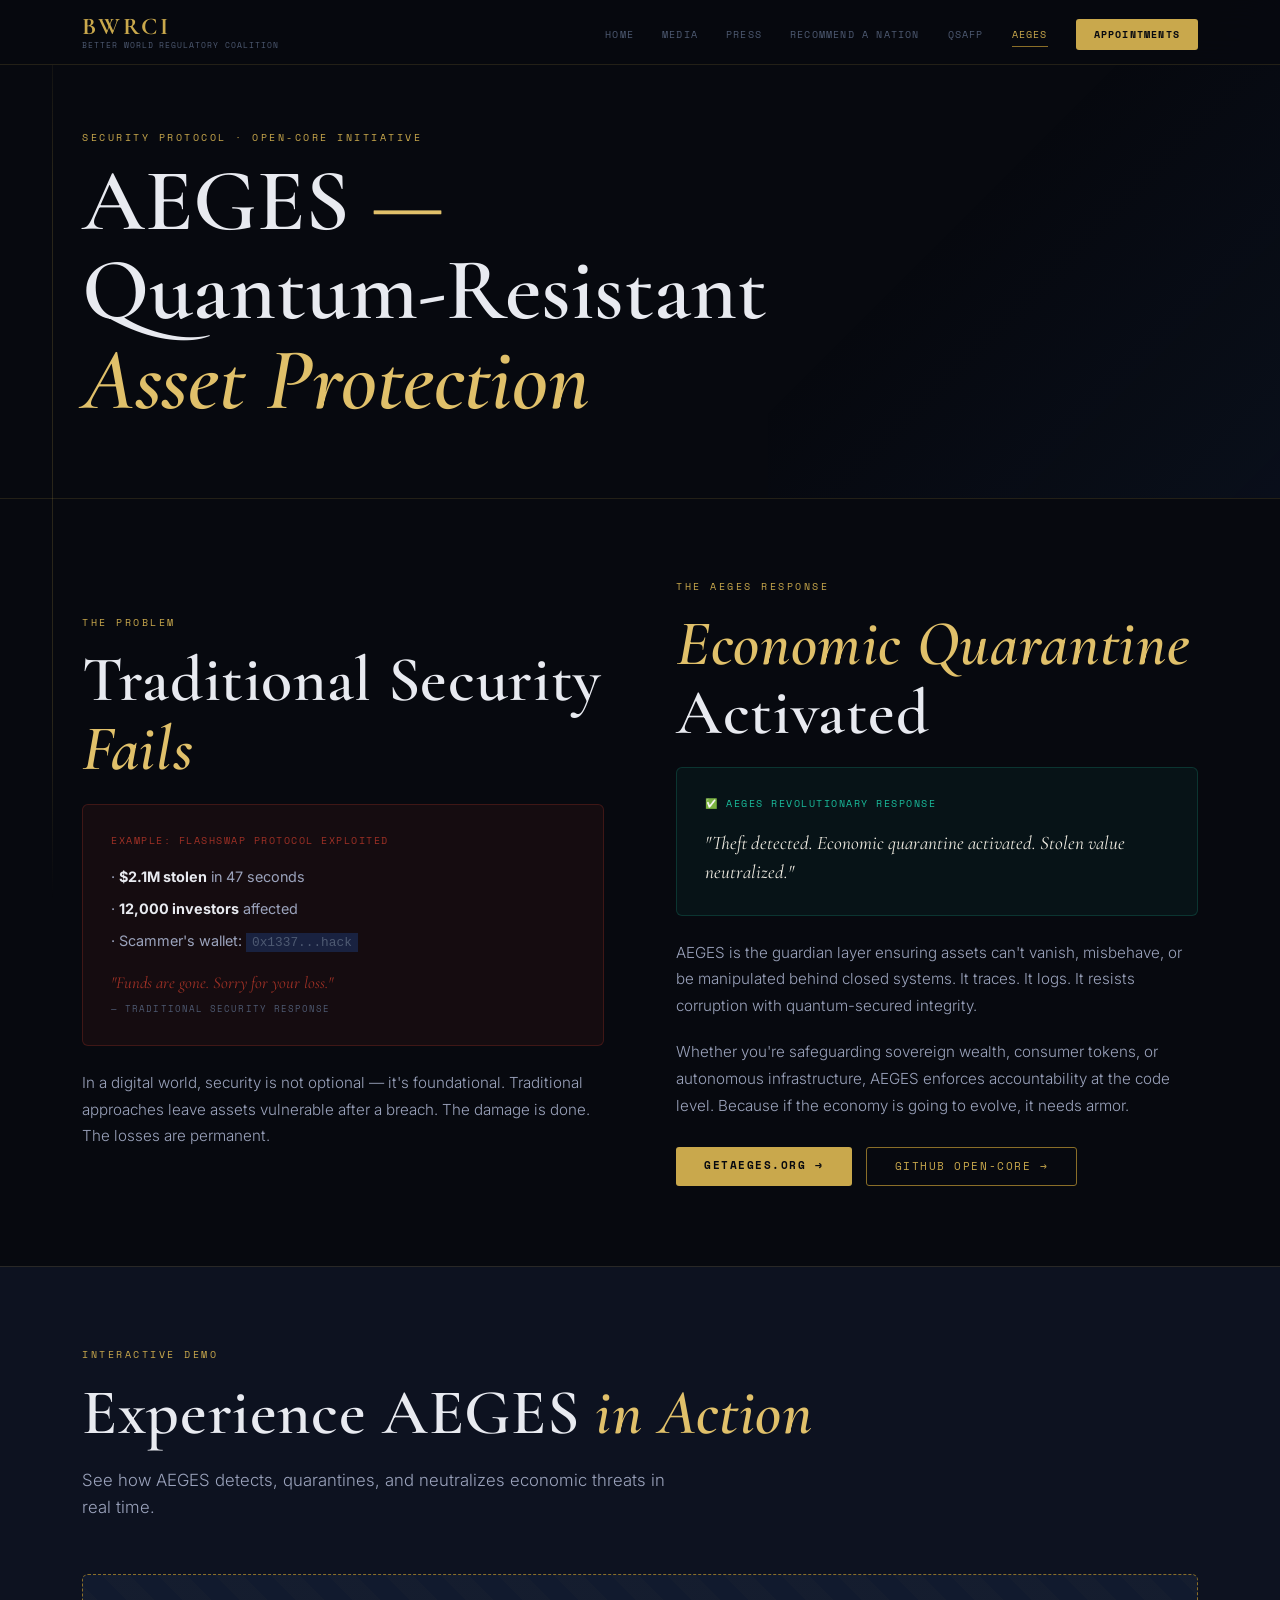
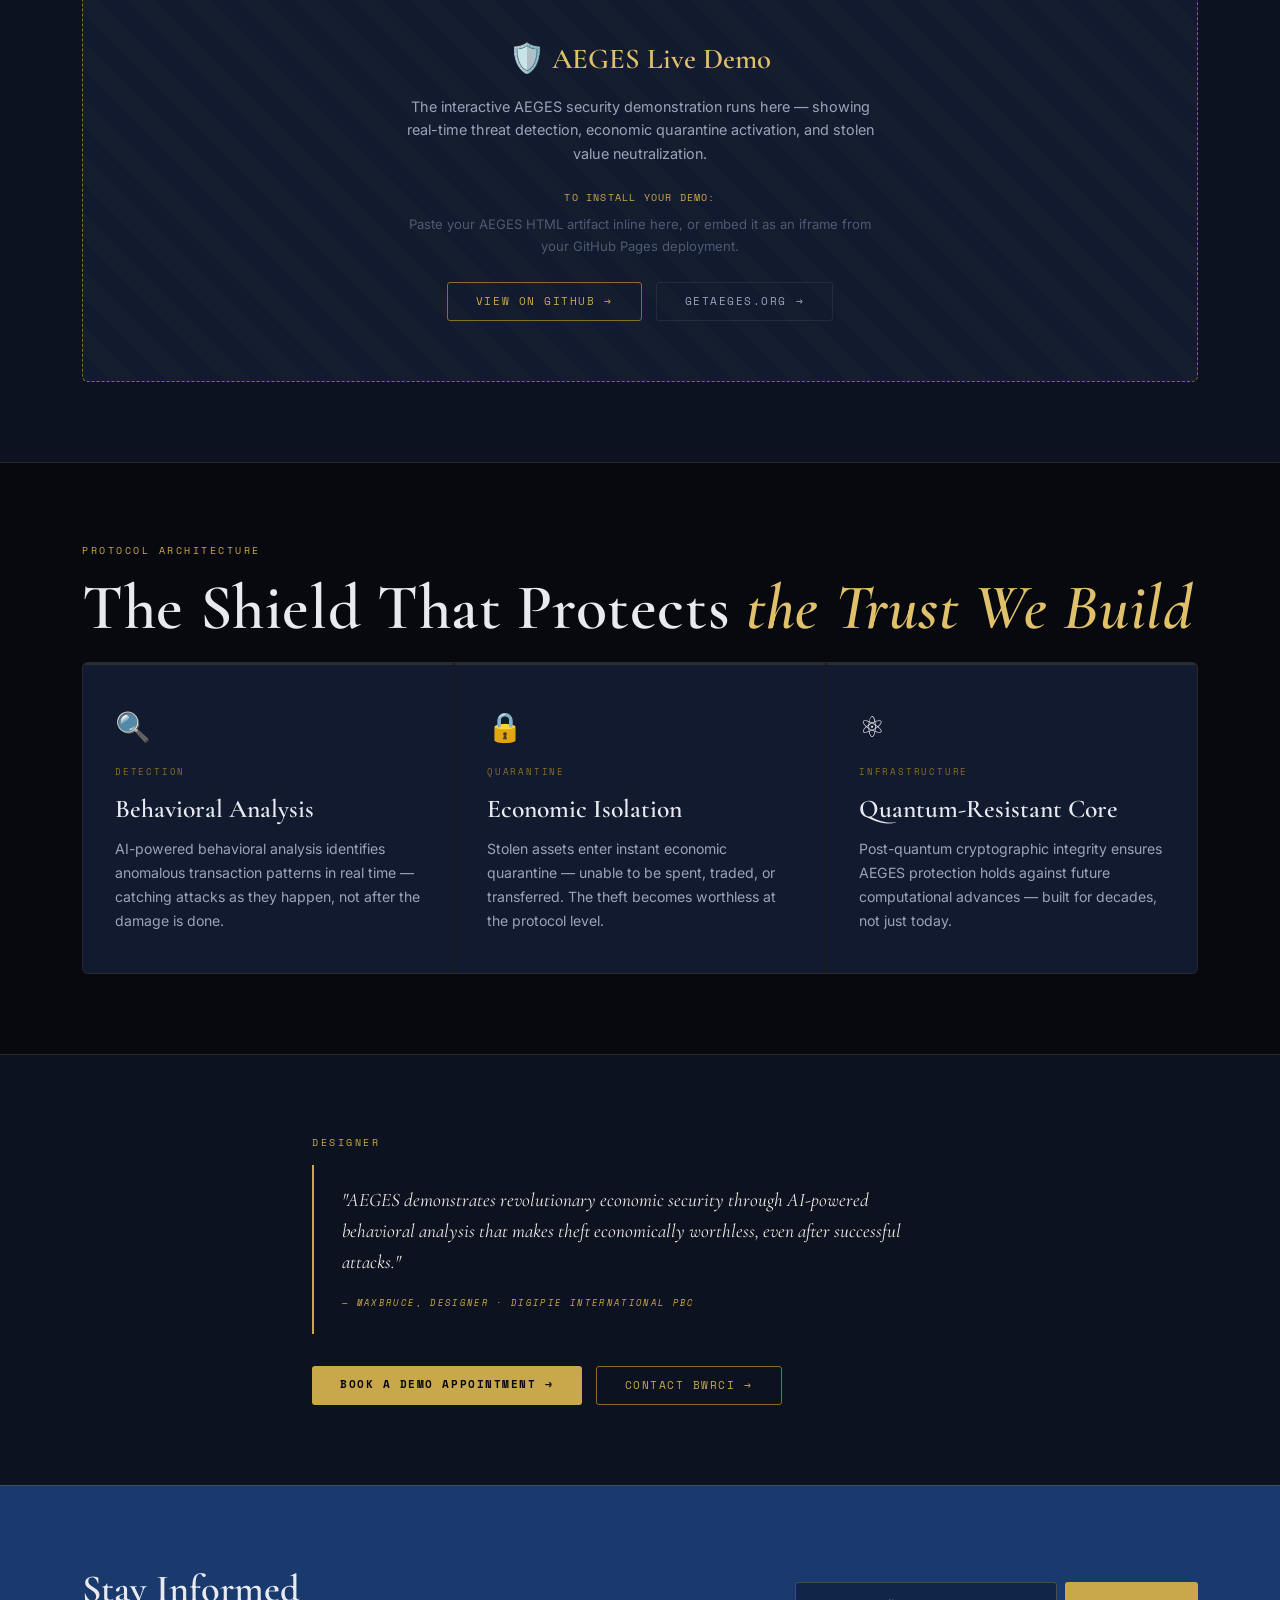
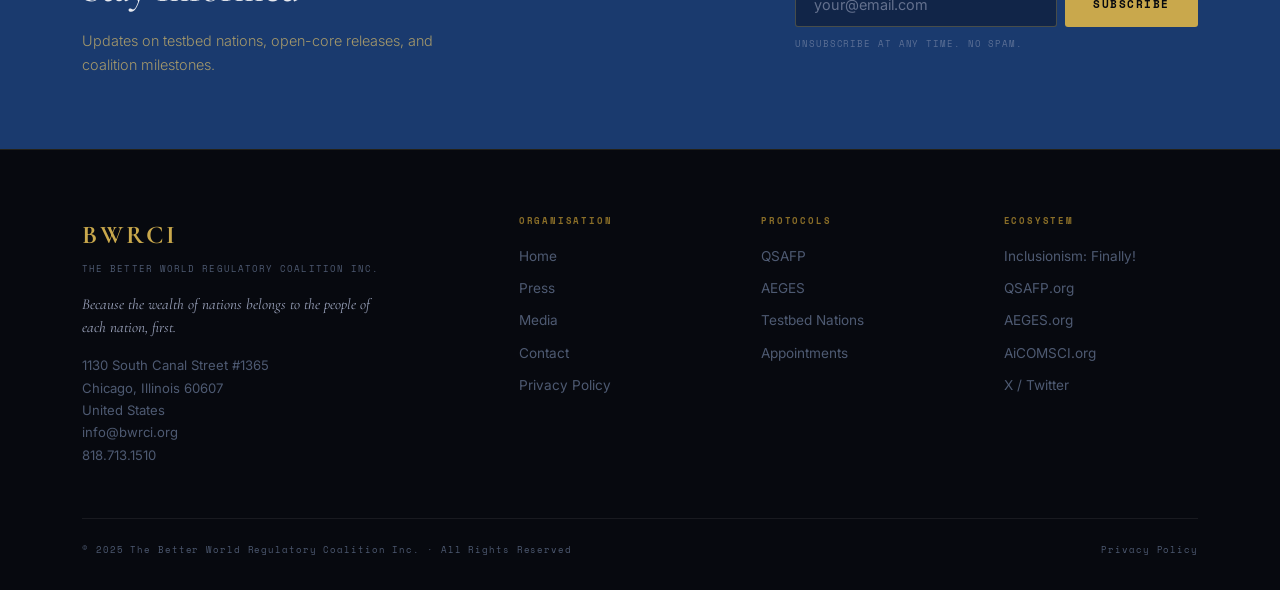
<file: aeges.html>
<!DOCTYPE html>
<html lang="en">
<head>
  <meta charset="UTF-8" />
  <meta name="viewport" content="width=device-width, initial-scale=1.0" />
  <title>AEGES — Quantum-Resistant Asset Protection · BWRCI</title>
  <meta name="description" content="AI-Enhanced Guardian for Economic Stability. Theft detected. Economic quarantine activated. Stolen value neutralized." />
  <link rel="preconnect" href="https://fonts.googleapis.com" />
  <link rel="preconnect" href="https://fonts.gstatic.com" crossorigin />
  <link href="https://fonts.googleapis.com/css2?family=Cormorant+Garamond:ital,wght@0,400;0,600;0,700;1,400;1,600&family=Inter:wght@300;400;500&family=Space+Mono:wght@400;700&display=swap" rel="stylesheet" />
  <link rel="stylesheet" href="style.css" />
</head>
<body>

<div id="nav-placeholder"></div>

<!-- PAGE HERO -->
<section class="page-hero">
  <div class="container">
    <span class="eyebrow">Security Protocol · Open-Core Initiative</span>
    <h1>AEGES <em>—</em><br/>Quantum-Resistant<br/><em>Asset Protection</em></h1>
  </div>
</section>

<!-- PROBLEM / SOLUTION -->
<section style="padding:80px 0;background:var(--midnight);">
  <div class="container">
    <div style="display:grid;grid-template-columns:1fr 1fr;gap:72px;" class="about-grid">
      <!-- PROBLEM -->
      <div>
        <span class="eyebrow">The Problem</span>
        <h2 class="section-title">Traditional Security <em>Fails</em></h2>
        <div style="background:rgba(192,57,43,0.08);border:1px solid rgba(192,57,43,0.25);border-radius:var(--r-lg);padding:28px;margin-bottom:24px;">
          <p style="font-family:var(--font-mono);font-size:10px;letter-spacing:0.15em;text-transform:uppercase;color:rgba(192,57,43,0.8);margin-bottom:16px;">Example: FlashSwap Protocol Exploited</p>
          <p style="font-size:0.9rem;color:var(--white-dim);margin-bottom:8px;">· <strong style="color:var(--white);">$2.1M stolen</strong> in 47 seconds</p>
          <p style="font-size:0.9rem;color:var(--white-dim);margin-bottom:8px;">· <strong style="color:var(--white);">12,000 investors</strong> affected</p>
          <p style="font-size:0.9rem;color:var(--white-dim);margin-bottom:16px;">· Scammer's wallet: <code style="background:var(--navy-3);padding:2px 6px;font-size:0.8rem;color:var(--white-muted);">0x1337...hack</code></p>
          <p style="font-family:var(--font-display);font-style:italic;font-size:1.05rem;color:rgba(192,57,43,0.8);">"Funds are gone. Sorry for your loss."</p>
          <p style="font-family:var(--font-mono);font-size:9px;letter-spacing:0.12em;text-transform:uppercase;color:var(--white-muted);margin-top:6px;">— Traditional security response</p>
        </div>
        <p style="color:var(--white-dim);font-size:0.95rem;line-height:1.75;font-weight:300;">In a digital world, security is not optional — it's foundational. Traditional approaches leave assets vulnerable after a breach. The damage is done. The losses are permanent.</p>
      </div>
      <!-- SOLUTION -->
      <div>
        <span class="eyebrow">The AEGES Response</span>
        <h2 class="section-title"><em>Economic Quarantine</em> Activated</h2>
        <div style="background:rgba(26,188,156,0.06);border:1px solid rgba(26,188,156,0.2);border-radius:var(--r-lg);padding:28px;margin-bottom:24px;">
          <p style="font-family:var(--font-mono);font-size:10px;letter-spacing:0.15em;text-transform:uppercase;color:var(--teal);margin-bottom:16px;">✅ AEGES Revolutionary Response</p>
          <p style="font-family:var(--font-display);font-style:italic;font-size:1.2rem;color:var(--parchment);line-height:1.5;">"Theft detected. Economic quarantine activated. Stolen value neutralized."</p>
        </div>
        <p style="color:var(--white-dim);font-size:0.95rem;line-height:1.75;font-weight:300;margin-bottom:20px;">AEGES is the guardian layer ensuring assets can't vanish, misbehave, or be manipulated behind closed systems. It traces. It logs. It resists corruption with quantum-secured integrity.</p>
        <p style="color:var(--white-dim);font-size:0.95rem;line-height:1.75;font-weight:300;">Whether you're safeguarding sovereign wealth, consumer tokens, or autonomous infrastructure, AEGES enforces accountability at the code level. Because if the economy is going to evolve, it needs armor.</p>
        <div style="display:flex;gap:14px;margin-top:28px;flex-wrap:wrap;">
          <a href="http://getaeges.org" target="_blank" class="btn btn-gold">getaeges.org →</a>
          <a href="https://github.com/AEGES-OPEN-CORE/AEGES" target="_blank" class="btn btn-outline">GitHub Open-Core →</a>
        </div>
      </div>
    </div>
  </div>
</section>

<!-- LIVE DEMO PLACEHOLDER -->
<section style="padding:80px 0;background:var(--navy);border-top:1px solid var(--border);border-bottom:1px solid var(--border);">
  <div class="container">
    <span class="eyebrow">Interactive Demo</span>
    <h2 class="section-title">Experience AEGES <em>in Action</em></h2>
    <p class="section-intro">See how AEGES detects, quarantines, and neutralizes economic threats in real time.</p>

    <div class="demo-placeholder">
      <div class="demo-placeholder-inner">
        <h3>🛡️ AEGES Live Demo</h3>
        <p>The interactive AEGES security demonstration runs here — showing real-time threat detection, economic quarantine activation, and stolen value neutralization.</p>
        <p style="font-family:var(--font-mono);font-size:10px;letter-spacing:0.12em;color:var(--gold);text-transform:uppercase;margin-bottom:8px;">To install your demo:</p>
        <p style="font-size:0.82rem;color:var(--white-muted);margin-bottom:24px;">Paste your AEGES HTML artifact inline here, or embed it as an iframe from your GitHub Pages deployment.</p>
        <div style="display:flex;gap:14px;justify-content:center;flex-wrap:wrap;">
          <a href="https://github.com/AEGES-OPEN-CORE/AEGES/tree/main" target="_blank" class="btn btn-outline">View on GitHub →</a>
          <a href="http://getaeges.org" target="_blank" class="btn btn-ghost">getaeges.org →</a>
        </div>
      </div>
    </div>
  </div>
</section>

<!-- FEATURES -->
<section style="padding:80px 0;background:var(--midnight);">
  <div class="container">
    <span class="eyebrow">Protocol Architecture</span>
    <h2 class="section-title">The Shield That Protects <em>the Trust We Build</em></h2>

    <div class="protocols-grid">
      <div class="protocol-card">
        <span class="protocol-icon">🔍</span>
        <span class="protocol-tag">Detection</span>
        <h3>Behavioral Analysis</h3>
        <p>AI-powered behavioral analysis identifies anomalous transaction patterns in real time — catching attacks as they happen, not after the damage is done.</p>
      </div>
      <div class="protocol-card">
        <span class="protocol-icon">🔒</span>
        <span class="protocol-tag">Quarantine</span>
        <h3>Economic Isolation</h3>
        <p>Stolen assets enter instant economic quarantine — unable to be spent, traded, or transferred. The theft becomes worthless at the protocol level.</p>
      </div>
      <div class="protocol-card">
        <span class="protocol-icon">⚛️</span>
        <span class="protocol-tag">Infrastructure</span>
        <h3>Quantum-Resistant Core</h3>
        <p>Post-quantum cryptographic integrity ensures AEGES protection holds against future computational advances — built for decades, not just today.</p>
      </div>
    </div>
  </div>
</section>

<!-- CONTACT / DESIGNER NOTE -->
<section class="contact-section" style="padding:80px 0;">
  <div class="container" style="max-width:720px;">
    <span class="eyebrow">Designer</span>
    <div class="about-quote">
      <blockquote>"AEGES demonstrates revolutionary economic security through AI-powered behavioral analysis that makes theft economically worthless, even after successful attacks."</blockquote>
      <cite>— MAXBRUCE, Designer · DigiPie International PBC</cite>
    </div>
    <div style="margin-top:32px;display:flex;gap:14px;flex-wrap:wrap;">
      <a href="https://scheduler.zoom.us/maxbruce-max-d/max_remotes" target="_blank" rel="noopener" class="btn btn-gold">Book a Demo Appointment →</a>
      <a href="contact.html" class="btn btn-outline">Contact BWRCI →</a>
    </div>
  </div>
</section>

<div id="footer-placeholder"></div>
<script src="main.js"></script>
</body>
</html>
</file>
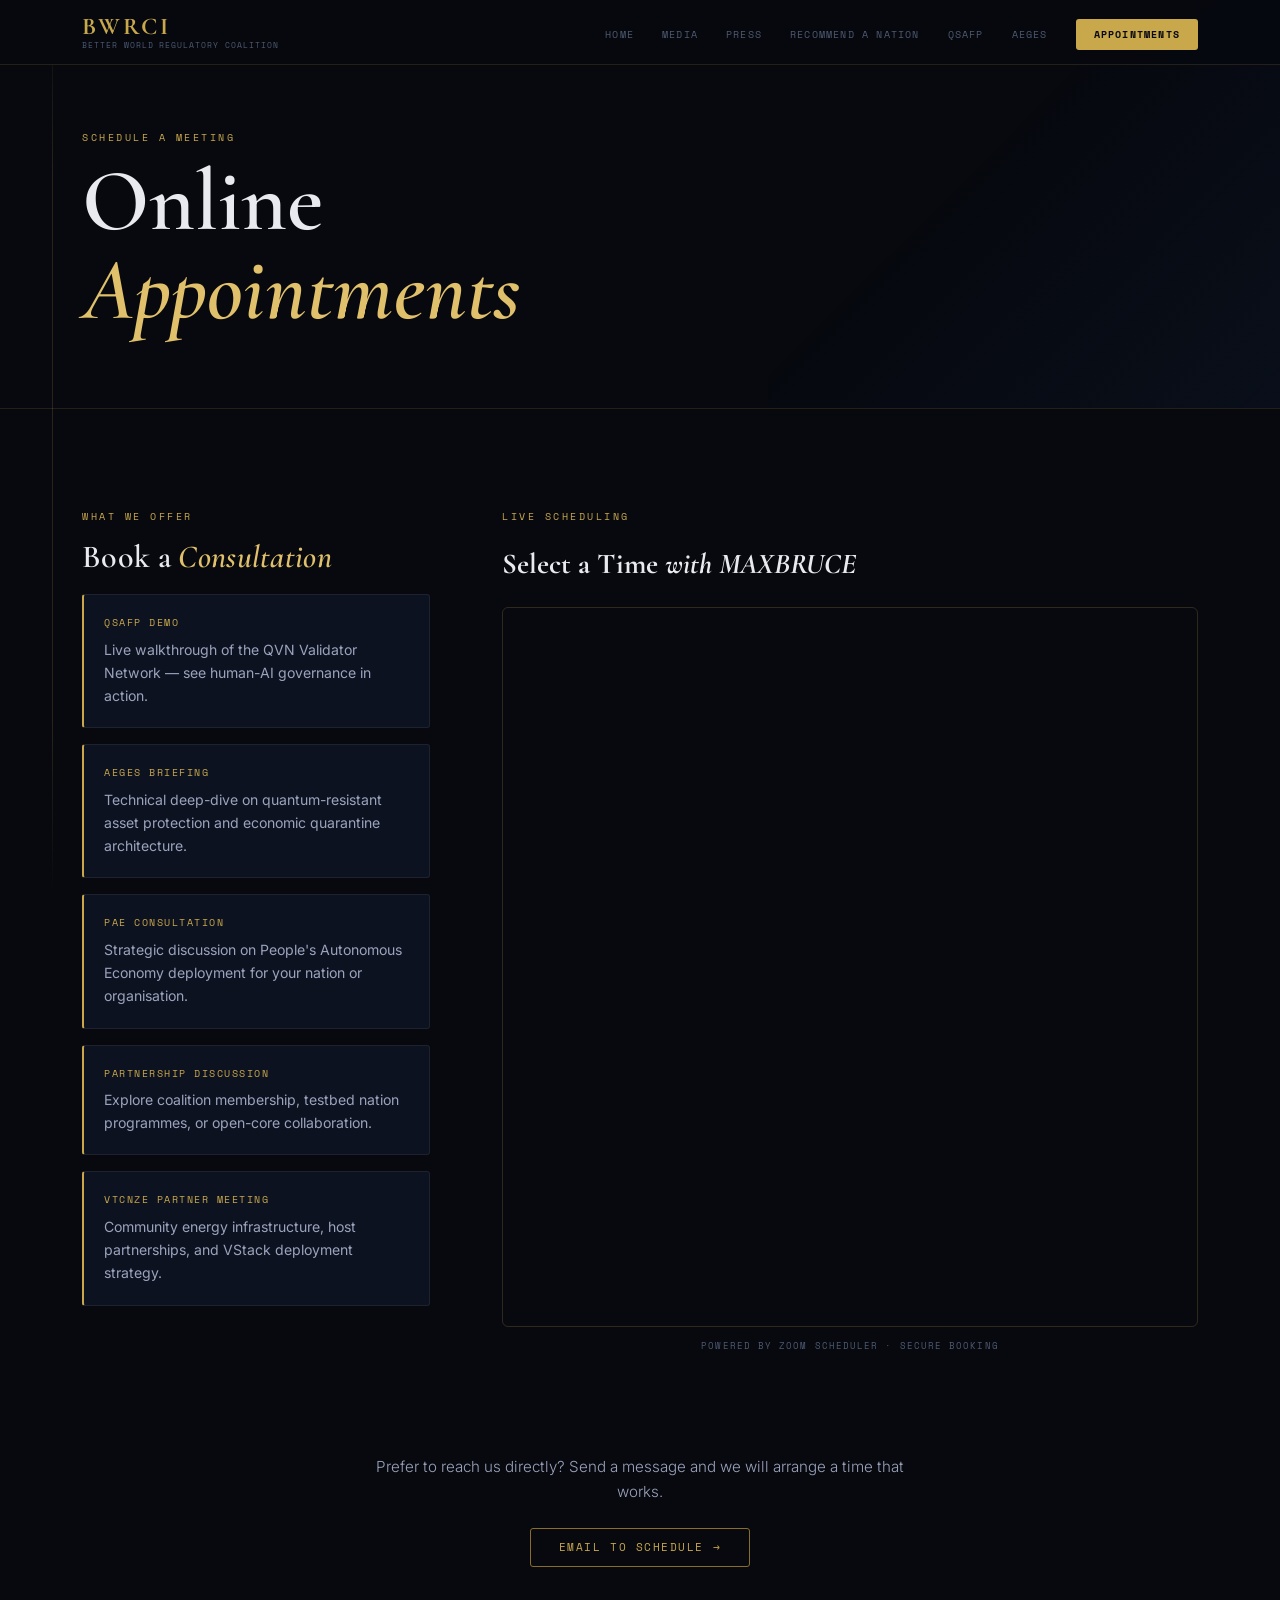
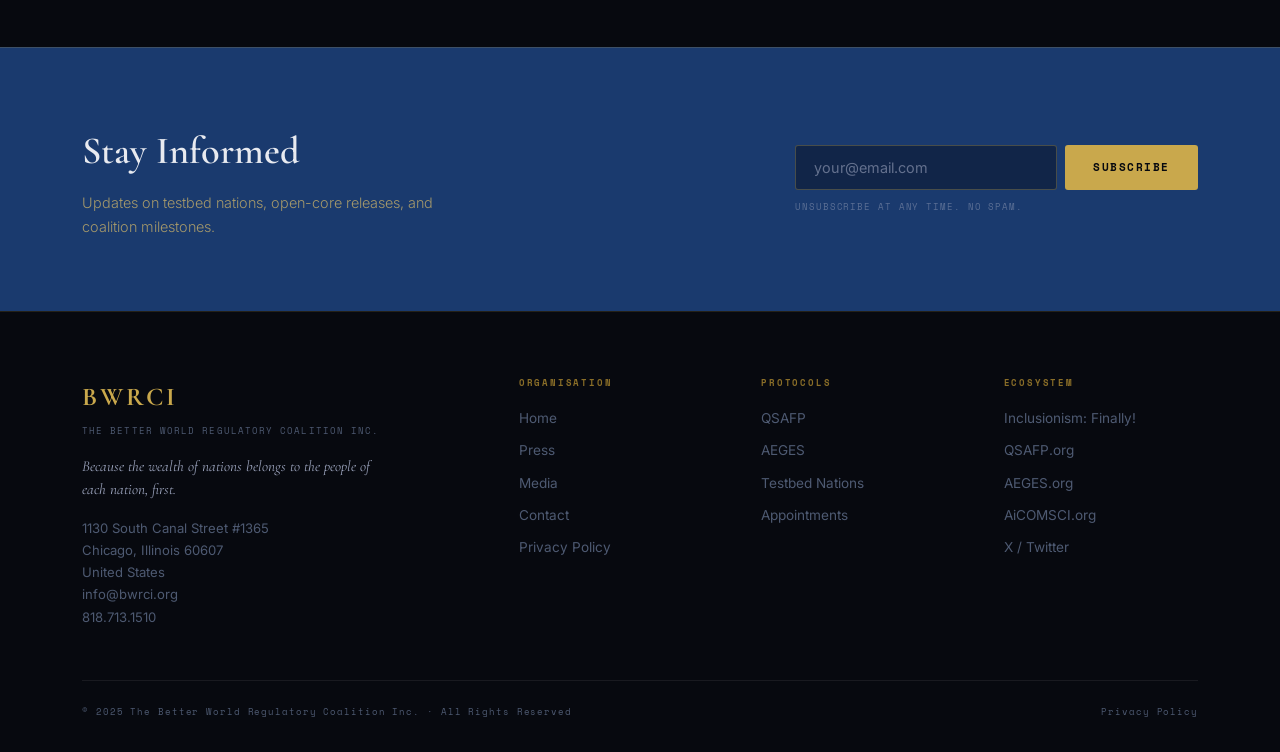
<file: appointments.html>
<!DOCTYPE html>
<html lang="en">
<head>
  <meta charset="UTF-8" />
  <meta name="viewport" content="width=device-width, initial-scale=1.0" />
  <title>Online Appointments — BWRCI</title>
  <meta name="description" content="Book an appointment with BWRCI. Schedule a QSAFP demo, AEGES briefing, or PAE consultation." />
  <link rel="preconnect" href="https://fonts.googleapis.com" />
  <link rel="preconnect" href="https://fonts.gstatic.com" crossorigin />
  <link href="https://fonts.googleapis.com/css2?family=Cormorant+Garamond:ital,wght@0,400;0,600;0,700;1,400;1,600&family=Inter:wght@300;400;500&family=Space+Mono:wght@400;700&display=swap" rel="stylesheet" />
  <link rel="stylesheet" href="style.css" />
</head>
<body>

<div id="nav-placeholder"></div>

<section class="page-hero">
  <div class="container">
    <span class="eyebrow">Schedule a Meeting</span>
    <h1>Online<br/><em>Appointments</em></h1>
  </div>
</section>

<section class="appointments-section">
  <div class="container">
    <div style="display:grid;grid-template-columns:1fr 2fr;gap:72px;align-items:start;" class="about-grid">

      <div>
        <span class="eyebrow">What We Offer</span>
        <h2 class="section-title" style="font-size:2rem;">Book a <em>Consultation</em></h2>

        <div style="display:flex;flex-direction:column;gap:16px;margin-top:8px;">
          <div style="padding:20px;background:var(--navy);border:1px solid var(--border-dim);border-radius:var(--r);border-left:2px solid var(--gold);">
            <p style="font-family:var(--font-mono);font-size:10px;letter-spacing:0.15em;text-transform:uppercase;color:var(--gold);margin-bottom:6px;">QSAFP Demo</p>
            <p style="font-size:0.88rem;color:var(--white-dim);">Live walkthrough of the QVN Validator Network — see human-AI governance in action.</p>
          </div>
          <div style="padding:20px;background:var(--navy);border:1px solid var(--border-dim);border-radius:var(--r);border-left:2px solid var(--gold);">
            <p style="font-family:var(--font-mono);font-size:10px;letter-spacing:0.15em;text-transform:uppercase;color:var(--gold);margin-bottom:6px;">AEGES Briefing</p>
            <p style="font-size:0.88rem;color:var(--white-dim);">Technical deep-dive on quantum-resistant asset protection and economic quarantine architecture.</p>
          </div>
          <div style="padding:20px;background:var(--navy);border:1px solid var(--border-dim);border-radius:var(--r);border-left:2px solid var(--gold);">
            <p style="font-family:var(--font-mono);font-size:10px;letter-spacing:0.15em;text-transform:uppercase;color:var(--gold);margin-bottom:6px;">PAE Consultation</p>
            <p style="font-size:0.88rem;color:var(--white-dim);">Strategic discussion on People's Autonomous Economy deployment for your nation or organisation.</p>
          </div>
          <div style="padding:20px;background:var(--navy);border:1px solid var(--border-dim);border-radius:var(--r);border-left:2px solid var(--gold);">
            <p style="font-family:var(--font-mono);font-size:10px;letter-spacing:0.15em;text-transform:uppercase;color:var(--gold);margin-bottom:6px;">Partnership Discussion</p>
            <p style="font-size:0.88rem;color:var(--white-dim);">Explore coalition membership, testbed nation programmes, or open-core collaboration.</p>
          </div>
          <div style="padding:20px;background:var(--navy);border:1px solid var(--border-dim);border-radius:var(--r);border-left:2px solid var(--gold);">
            <p style="font-family:var(--font-mono);font-size:10px;letter-spacing:0.15em;text-transform:uppercase;color:var(--gold);margin-bottom:6px;">VTCNZE Partner Meeting</p>
            <p style="font-size:0.88rem;color:var(--white-dim);">Community energy infrastructure, host partnerships, and VStack deployment strategy.</p>
          </div>
        </div>
      </div>

      <div>
        <span class="eyebrow">Live Scheduling</span>
        <h3 style="font-family:var(--font-display);font-size:1.8rem;color:var(--white);margin-bottom:20px;">Select a Time <em>with MAXBRUCE</em></h3>
        <!-- ZOOM SCHEDULER EMBED -->
        <iframe
          src="https://scheduler.zoom.us/maxbruce-max-d/max_remotes"
          width="100%"
          height="720"
          frameborder="0"
          style="border-radius:var(--r-lg);border:1px solid rgba(201,168,76,0.2);display:block;"
          title="BWRCI Appointment Scheduler"
        ></iframe>
        <p style="font-family:var(--font-mono);font-size:9px;letter-spacing:0.12em;text-transform:uppercase;color:var(--white-muted);margin-top:12px;text-align:center;">
          Powered by Zoom Scheduler · Secure booking
        </p>
      </div>

    </div>
  </div>
</section>

<section style="padding:0 0 80px;background:var(--midnight);">
  <div class="container" style="max-width:640px;text-align:center;">
    <p style="color:var(--white-dim);font-size:0.95rem;margin-bottom:24px;font-weight:300;">Prefer to reach us directly? Send a message and we will arrange a time that works.</p>
    <a href="mailto:info@bwrci.org?subject=Appointment Request" class="btn btn-outline">Email to Schedule →</a>
  </div>
</section>

<div id="footer-placeholder"></div>
<script src="main.js"></script>
</body>
</html>
</file>
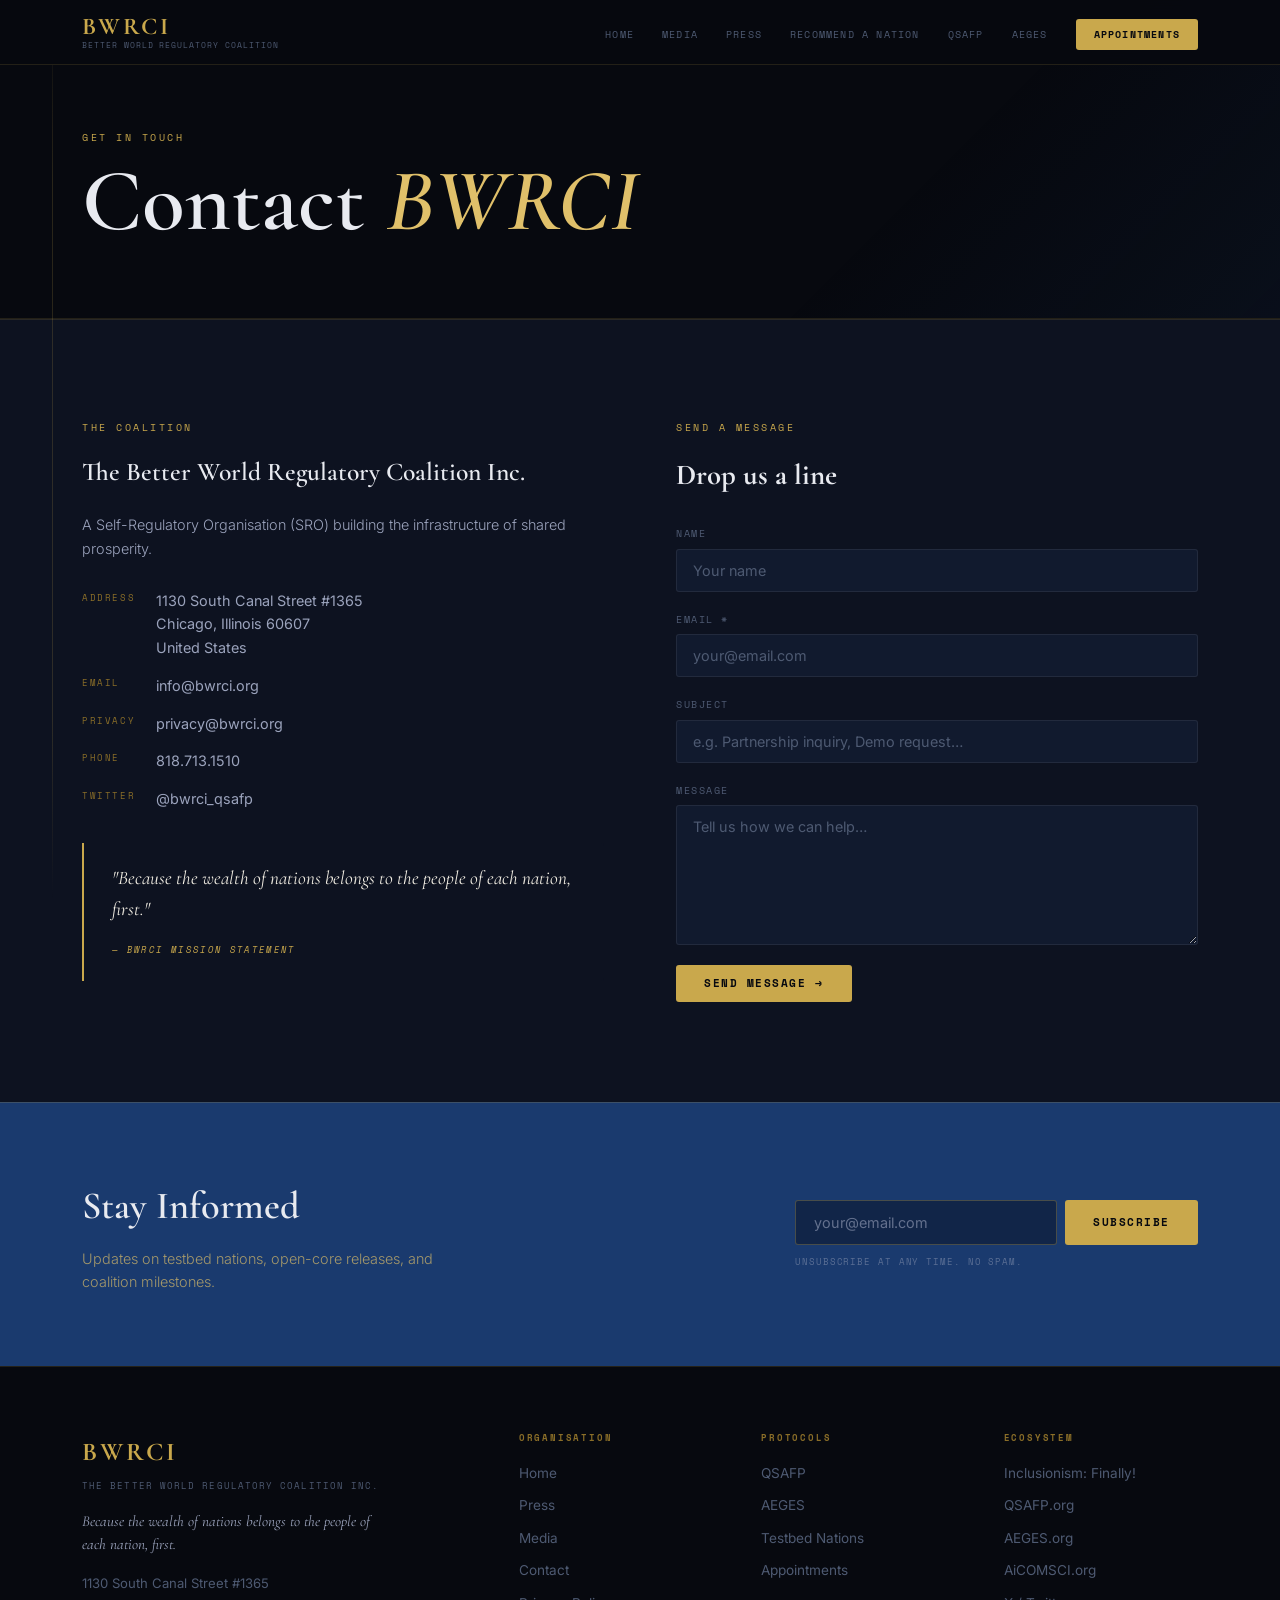
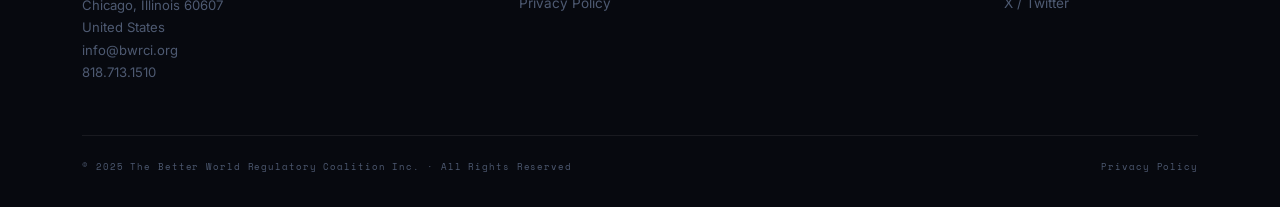
<file: contact.html>
<!DOCTYPE html>
<html lang="en">
<head>
  <meta charset="UTF-8" />
  <meta name="viewport" content="width=device-width, initial-scale=1.0" />
  <title>Contact — BWRCI</title>
  <link rel="preconnect" href="https://fonts.googleapis.com" />
  <link rel="preconnect" href="https://fonts.gstatic.com" crossorigin />
  <link href="https://fonts.googleapis.com/css2?family=Cormorant+Garamond:ital,wght@0,400;0,600;0,700;1,400;1,600&family=Inter:wght@300;400;500&family=Space+Mono:wght@400;700&display=swap" rel="stylesheet" />
  <link rel="stylesheet" href="style.css" />
</head>
<body>

<div id="nav-placeholder"></div>

<section class="page-hero">
  <div class="container">
    <span class="eyebrow">Get in Touch</span>
    <h1>Contact <em>BWRCI</em></h1>
  </div>
</section>

<section class="contact-section">
  <div class="container">
    <div class="contact-grid">

      <div class="contact-info">
        <span class="eyebrow">The Coalition</span>
        <h3>The Better World Regulatory Coalition Inc.</h3>
        <p style="color:var(--white-dim);font-size:0.9rem;margin-bottom:28px;font-weight:300;">A Self-Regulatory Organisation (SRO) building the infrastructure of shared prosperity.</p>

        <div class="contact-detail">
          <div class="contact-detail-row">
            <span class="contact-detail-label">Address</span>
            <span class="contact-detail-val">1130 South Canal Street #1365<br/>Chicago, Illinois 60607<br/>United States</span>
          </div>
          <div class="contact-detail-row">
            <span class="contact-detail-label">Email</span>
            <span class="contact-detail-val"><a href="mailto:info@bwrci.org">info@bwrci.org</a></span>
          </div>
          <div class="contact-detail-row">
            <span class="contact-detail-label">Privacy</span>
            <span class="contact-detail-val"><a href="mailto:privacy@bwrci.org">privacy@bwrci.org</a></span>
          </div>
          <div class="contact-detail-row">
            <span class="contact-detail-label">Phone</span>
            <span class="contact-detail-val"><a href="tel:8187131510">818.713.1510</a></span>
          </div>
          <div class="contact-detail-row">
            <span class="contact-detail-label">Twitter</span>
            <span class="contact-detail-val"><a href="https://x.com/bwrci_qsafp" target="_blank">@bwrci_qsafp</a></span>
          </div>
        </div>

        <div class="about-quote" style="margin-top:32px;">
          <blockquote>"Because the wealth of nations belongs to the people of each nation, first."</blockquote>
          <cite>— BWRCI Mission Statement</cite>
        </div>
      </div>

      <div>
        <span class="eyebrow">Send a Message</span>
        <h3 style="font-family:var(--font-display);font-size:1.8rem;color:var(--white);margin-bottom:28px;">Drop us a line</h3>

        <form class="bwrci-form" action="https://formspree.io/f/xaqjddlp" method="POST">
          <input type="hidden" name="_subject" value="BWRCI Contact Form" />

          <label for="c-name">Name</label>
          <input type="text" id="c-name" name="name" placeholder="Your name" required />

          <label for="c-email">Email *</label>
          <input type="email" id="c-email" name="email" placeholder="your@email.com" required />

          <label for="c-subject">Subject</label>
          <input type="text" id="c-subject" name="subject" placeholder="e.g. Partnership inquiry, Demo request…" />

          <label for="c-message">Message</label>
          <textarea id="c-message" name="message" placeholder="Tell us how we can help…" required style="min-height:140px;"></textarea>

          <button type="submit" class="btn btn-gold">Send Message →</button>
        </form>
      </div>

    </div>
  </div>
</section>

<div id="footer-placeholder"></div>
<script src="main.js"></script>
</body>
</html>
</file>
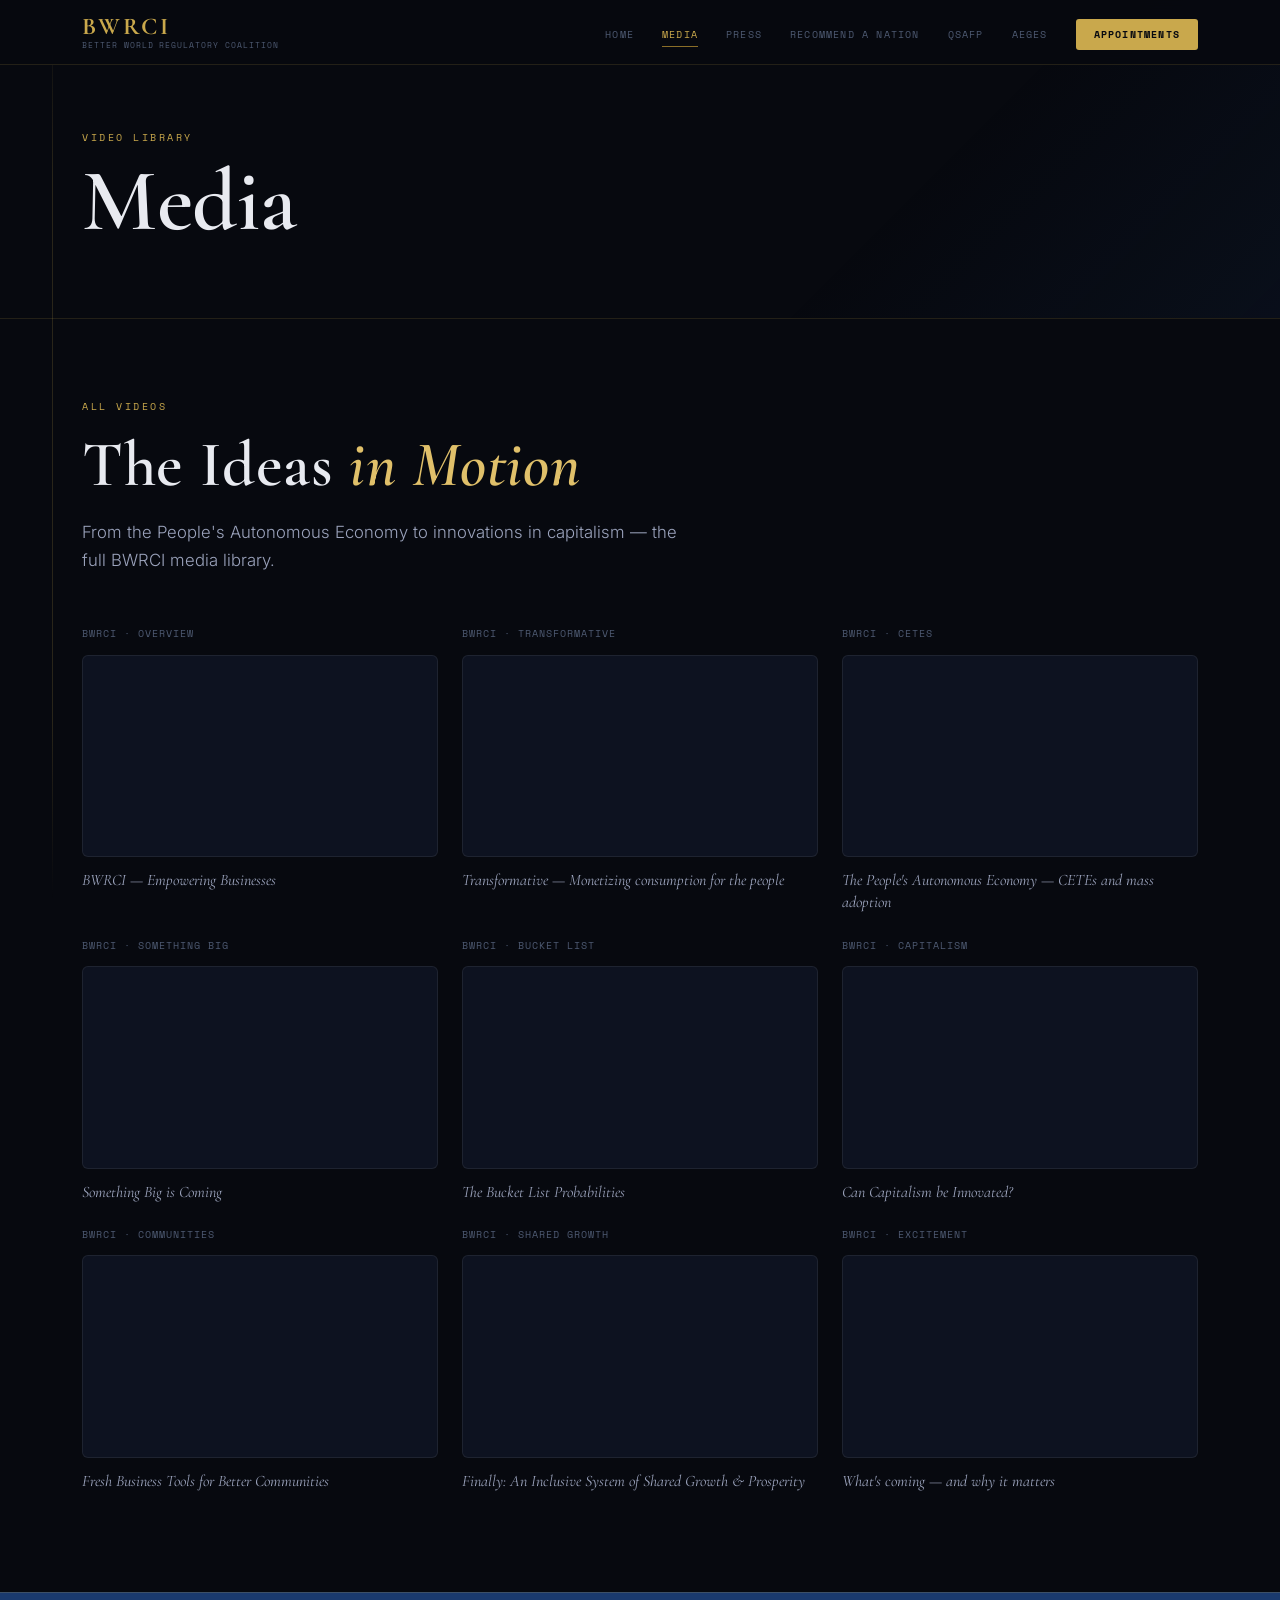
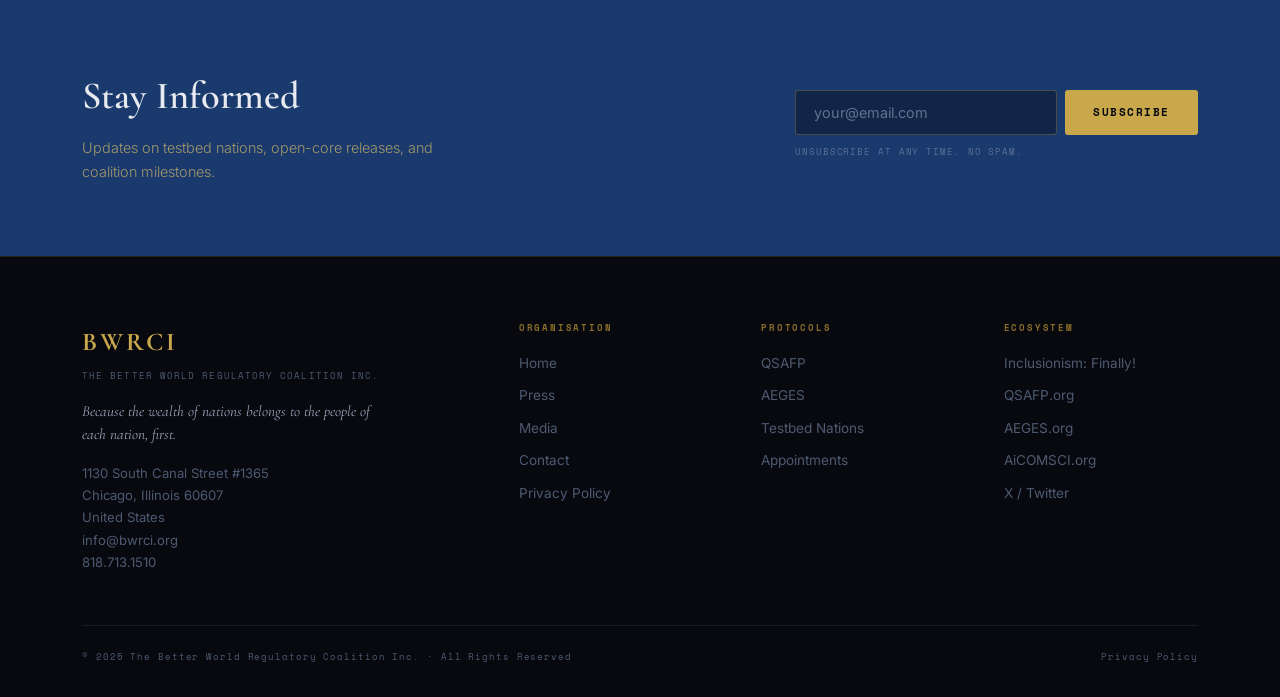
<file: media.html>
<!DOCTYPE html>
<html lang="en">
<head>
  <meta charset="UTF-8" />
  <meta name="viewport" content="width=device-width, initial-scale=1.0" />
  <title>Media — BWRCI</title>
  <link rel="preconnect" href="https://fonts.googleapis.com" />
  <link rel="preconnect" href="https://fonts.gstatic.com" crossorigin />
  <link href="https://fonts.googleapis.com/css2?family=Cormorant+Garamond:ital,wght@0,400;0,600;0,700;1,400;1,600&family=Inter:wght@300;400;500&family=Space+Mono:wght@400;700&display=swap" rel="stylesheet" />
  <link rel="stylesheet" href="style.css" />
</head>
<body>

<div id="nav-placeholder"></div>

<section class="page-hero">
  <div class="container">
    <span class="eyebrow">Video Library</span>
    <h1>Media</h1>
  </div>
</section>

<section style="padding:80px 0 100px;background:var(--midnight);">
  <div class="container">
    <span class="eyebrow">All Videos</span>
    <h2 class="section-title">The Ideas <em>in Motion</em></h2>
    <p class="section-intro">From the People's Autonomous Economy to innovations in capitalism — the full BWRCI media library.</p>

    <div class="video-grid">
      <div class="video-card">
        <span class="video-label">BWRCI · Overview</span>
        <div class="video-embed">
          <iframe src="https://www.youtube.com/embed/90xaF7fadL8?rel=0&showinfo=0&controls=1" title="BWRCI Overview" frameborder="0" allow="accelerometer; autoplay; clipboard-write; encrypted-media; gyroscope; picture-in-picture" allowfullscreen loading="lazy"></iframe>
        </div>
        <p class="video-caption">BWRCI — Empowering Businesses</p>
      </div>

      <div class="video-card">
        <span class="video-label">BWRCI · Transformative</span>
        <div class="video-embed">
          <iframe src="https://www.youtube.com/embed/HLYwMdHoV3c?rel=0&showinfo=0&controls=1" title="Transformative" frameborder="0" allow="accelerometer; autoplay; clipboard-write; encrypted-media; gyroscope; picture-in-picture" allowfullscreen loading="lazy"></iframe>
        </div>
        <p class="video-caption">Transformative — Monetizing consumption for the people</p>
      </div>

      <div class="video-card">
        <span class="video-label">BWRCI · CETEs</span>
        <div class="video-embed">
          <iframe src="https://www.youtube.com/embed/SbG8r2f9AT8?rel=0&showinfo=0&controls=1" title="People's Autonomous Economy" frameborder="0" allow="accelerometer; autoplay; clipboard-write; encrypted-media; gyroscope; picture-in-picture" allowfullscreen loading="lazy"></iframe>
        </div>
        <p class="video-caption">The People's Autonomous Economy — CETEs and mass adoption</p>
      </div>

      <div class="video-card">
        <span class="video-label">BWRCI · Something Big</span>
        <div class="video-embed">
          <iframe src="https://www.youtube.com/embed/YW65fZuZqps?rel=0&showinfo=0&controls=1" title="Something Big is Coming" frameborder="0" allow="accelerometer; autoplay; clipboard-write; encrypted-media; gyroscope; picture-in-picture" allowfullscreen loading="lazy"></iframe>
        </div>
        <p class="video-caption">Something Big is Coming</p>
      </div>

      <div class="video-card">
        <span class="video-label">BWRCI · Bucket List</span>
        <div class="video-embed">
          <iframe src="https://www.youtube.com/embed/sjpU8I0lBKs?rel=0&showinfo=0&controls=1" title="The Bucket List Probabilities" frameborder="0" allow="accelerometer; autoplay; clipboard-write; encrypted-media; gyroscope; picture-in-picture" allowfullscreen loading="lazy"></iframe>
        </div>
        <p class="video-caption">The Bucket List Probabilities</p>
      </div>

      <div class="video-card">
        <span class="video-label">BWRCI · Capitalism</span>
        <div class="video-embed">
          <iframe src="https://www.youtube.com/embed/xZFT6qwcFNM?rel=0&showinfo=0&controls=1" title="Can Capitalism be Innovated?" frameborder="0" allow="accelerometer; autoplay; clipboard-write; encrypted-media; gyroscope; picture-in-picture" allowfullscreen loading="lazy"></iframe>
        </div>
        <p class="video-caption">Can Capitalism be Innovated?</p>
      </div>

      <div class="video-card">
        <span class="video-label">BWRCI · Communities</span>
        <div class="video-embed">
          <iframe src="https://www.youtube.com/embed/WB4yt--tUQo?rel=0&showinfo=0&controls=1" title="Fresh Business Tools" frameborder="0" allow="accelerometer; autoplay; clipboard-write; encrypted-media; gyroscope; picture-in-picture" allowfullscreen loading="lazy"></iframe>
        </div>
        <p class="video-caption">Fresh Business Tools for Better Communities</p>
      </div>

      <div class="video-card">
        <span class="video-label">BWRCI · Shared Growth</span>
        <div class="video-embed">
          <iframe src="https://www.youtube.com/embed/coUG4lYloXw?rel=0&showinfo=0&controls=1" title="Inclusive System" frameborder="0" allow="accelerometer; autoplay; clipboard-write; encrypted-media; gyroscope; picture-in-picture" allowfullscreen loading="lazy"></iframe>
        </div>
        <p class="video-caption">Finally: An Inclusive System of Shared Growth &amp; Prosperity</p>
      </div>

      <div class="video-card">
        <span class="video-label">BWRCI · Excitement</span>
        <div class="video-embed">
          <iframe src="https://www.youtube.com/embed/_ijxGWbOTYU?rel=0&showinfo=0&controls=1" title="Generate Excitement" frameborder="0" allow="accelerometer; autoplay; clipboard-write; encrypted-media; gyroscope; picture-in-picture" allowfullscreen loading="lazy"></iframe>
        </div>
        <p class="video-caption">What's coming — and why it matters</p>
      </div>
    </div>
  </div>
</section>

<div id="footer-placeholder"></div>
<script src="main.js"></script>
</body>
</html>
</file>
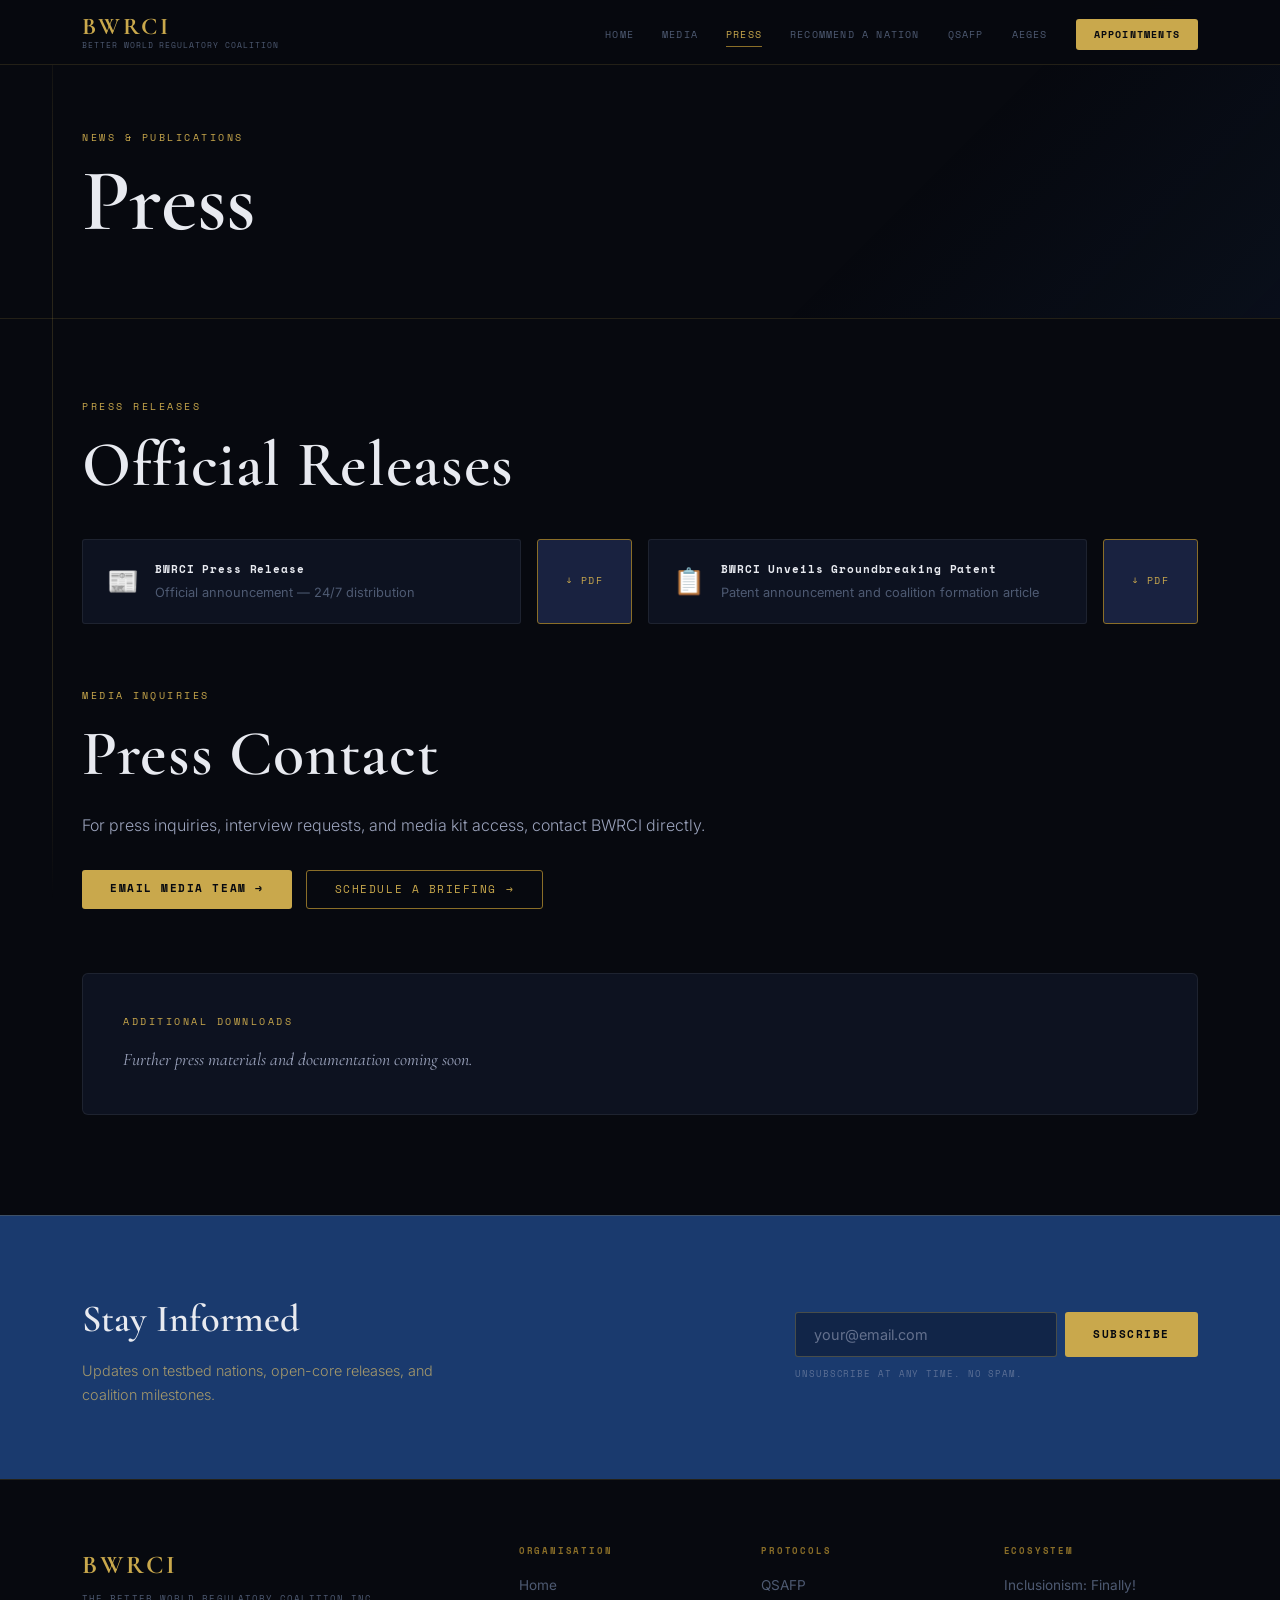
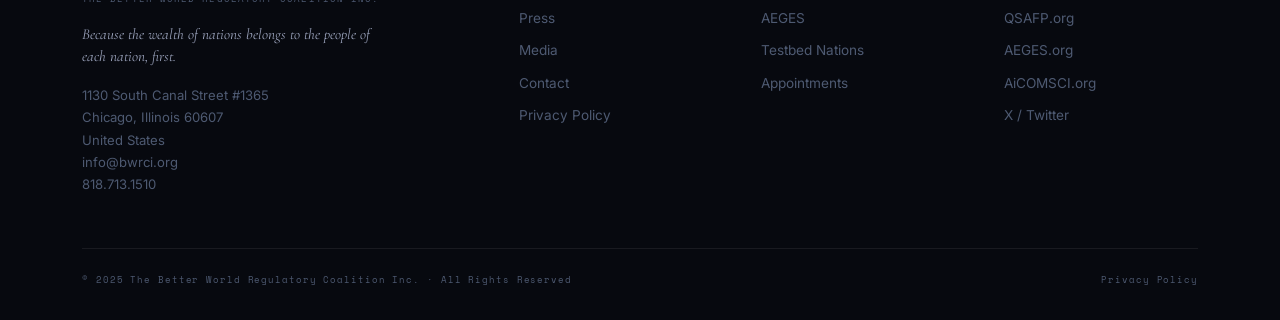
<file: press.html>
<!DOCTYPE html>
<html lang="en">
<head>
  <meta charset="UTF-8" />
  <meta name="viewport" content="width=device-width, initial-scale=1.0" />
  <title>Press — BWRCI</title>
  <link rel="preconnect" href="https://fonts.googleapis.com" />
  <link rel="preconnect" href="https://fonts.gstatic.com" crossorigin />
  <link href="https://fonts.googleapis.com/css2?family=Cormorant+Garamond:ital,wght@0,400;0,600;0,700;1,400;1,600&family=Inter:wght@300;400;500&family=Space+Mono:wght@400;700&display=swap" rel="stylesheet" />
  <link rel="stylesheet" href="style.css" />
</head>
<body>

<div id="nav-placeholder"></div>

<section class="page-hero">
  <div class="container">
    <span class="eyebrow">News &amp; Publications</span>
    <h1>Press</h1>
  </div>
</section>

<section style="padding:80px 0 100px;background:var(--midnight);">
  <div class="container">

    <span class="eyebrow">Press Releases</span>
    <h2 class="section-title" style="margin-bottom:40px;">Official Releases</h2>

    <div class="downloads-row" style="margin-bottom:64px;">
      <a href="https://img1.wsimg.com/blobby/go/75f5b0fa-4cdc-4ad1-ad94-58e64e0039f5/24-7%20PressRelease1.pdf" class="pdf-card" target="_blank" download style="text-decoration:none;">
        <span class="pdf-icon">📰</span>
        <div class="pdf-info">
          <h4>BWRCI Press Release</h4>
          <p>Official announcement — 24/7 distribution</p>
        </div>
        <a href="https://img1.wsimg.com/blobby/go/75f5b0fa-4cdc-4ad1-ad94-58e64e0039f5/24-7%20PressRelease1.pdf" class="btn btn-download" target="_blank" download>↓ PDF</a>
      </a>

      <a href="https://img1.wsimg.com/blobby/go/75f5b0fa-4cdc-4ad1-ad94-58e64e0039f5/BWRCI%20Unveils%20Groundbreaking%20Patent%20and%20Forms%20.pdf" class="pdf-card" target="_blank" download style="text-decoration:none;">
        <span class="pdf-icon">📋</span>
        <div class="pdf-info">
          <h4>BWRCI Unveils Groundbreaking Patent</h4>
          <p>Patent announcement and coalition formation article</p>
        </div>
        <a href="https://img1.wsimg.com/blobby/go/75f5b0fa-4cdc-4ad1-ad94-58e64e0039f5/BWRCI%20Unveils%20Groundbreaking%20Patent%20and%20Forms%20.pdf" class="btn btn-download" target="_blank" download>↓ PDF</a>
      </a>
    </div>

    <span class="eyebrow">Media Inquiries</span>
    <h2 class="section-title" style="margin-bottom:24px;">Press Contact</h2>
    <p style="color:var(--white-dim);font-size:1rem;margin-bottom:32px;font-weight:300;">For press inquiries, interview requests, and media kit access, contact BWRCI directly.</p>
    <div style="display:flex;gap:14px;flex-wrap:wrap;">
      <a href="mailto:info@bwrci.org" class="btn btn-gold">Email Media Team →</a>
      <a href="https://scheduler.zoom.us/maxbruce-max-d/max_remotes" target="_blank" rel="noopener" class="btn btn-outline">Schedule a Briefing →</a>
    </div>

    <div style="margin-top:64px;padding:40px;background:var(--navy);border:1px solid var(--border-dim);border-radius:var(--r-lg);">
      <span class="eyebrow">Additional Downloads</span>
      <p style="font-family:var(--font-display);font-style:italic;font-size:1.1rem;color:var(--white-dim);margin-top:8px;">Further press materials and documentation coming soon.</p>
    </div>

  </div>
</section>

<div id="footer-placeholder"></div>
<script src="main.js"></script>
</body>
</html>
</file>
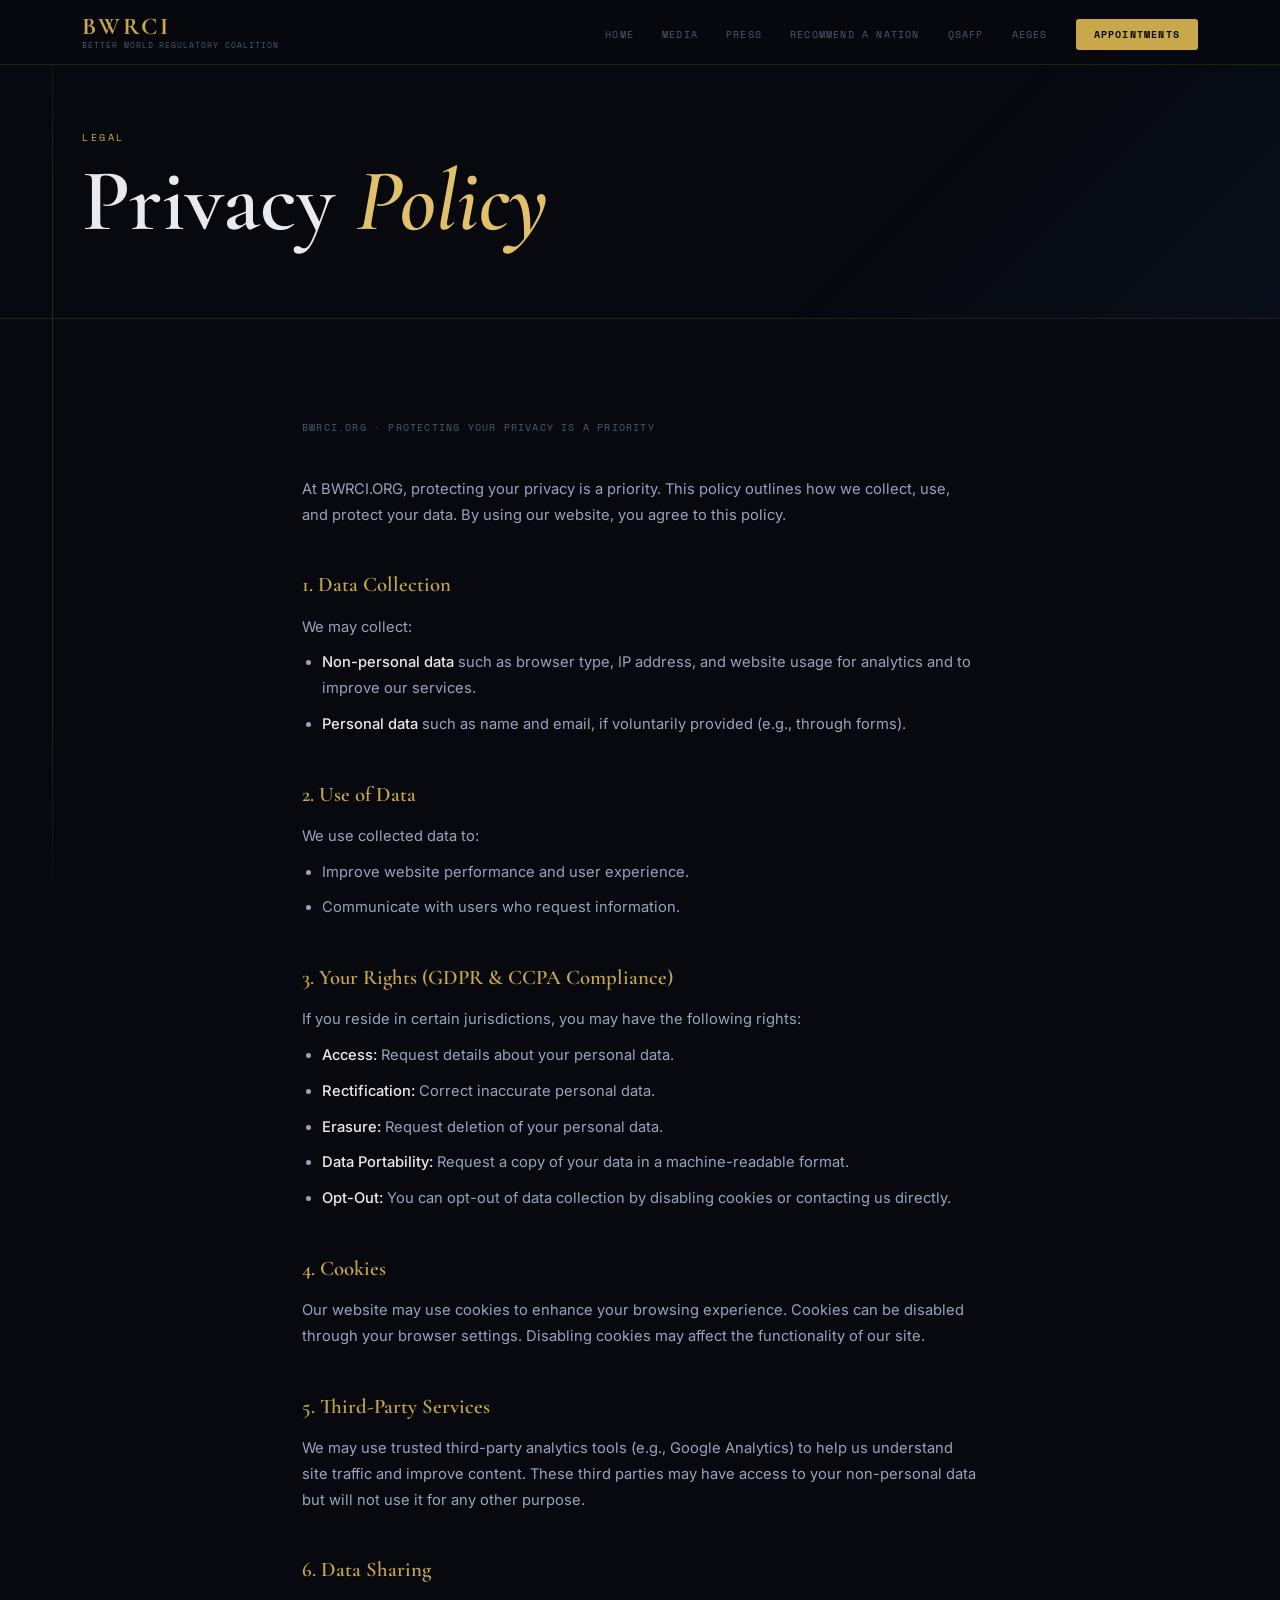
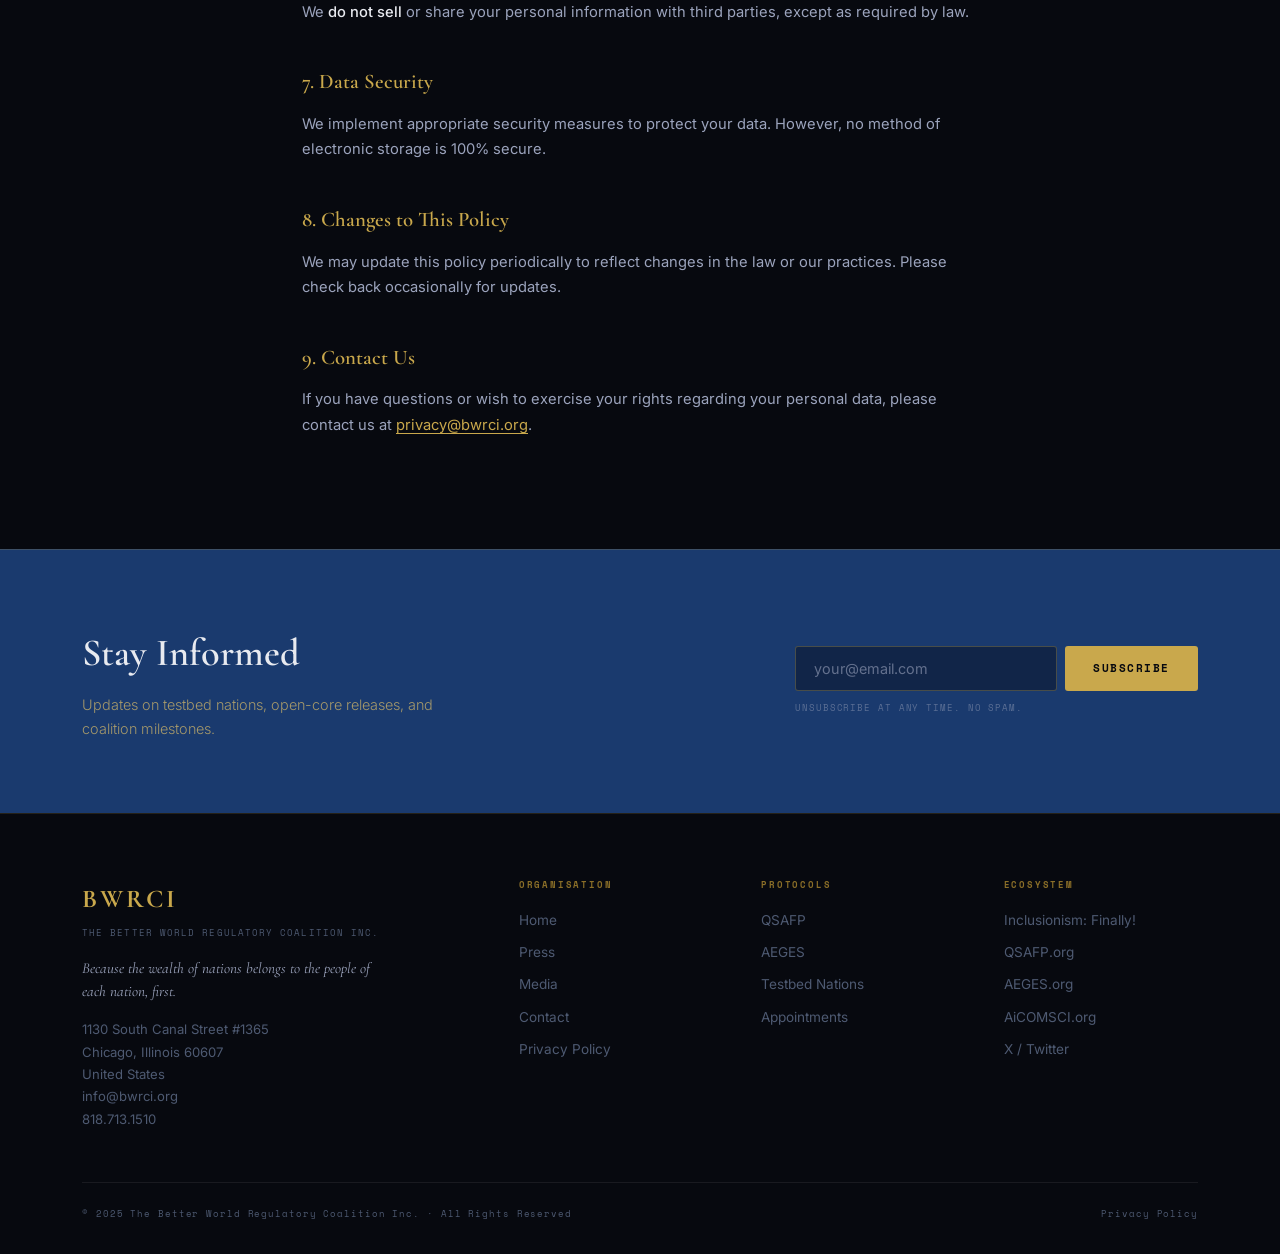
<file: privacy.html>
<!DOCTYPE html>
<html lang="en">
<head>
  <meta charset="UTF-8" />
  <meta name="viewport" content="width=device-width, initial-scale=1.0" />
  <title>Privacy Policy — BWRCI.ORG</title>
  <link rel="preconnect" href="https://fonts.googleapis.com" />
  <link rel="preconnect" href="https://fonts.gstatic.com" crossorigin />
  <link href="https://fonts.googleapis.com/css2?family=Cormorant+Garamond:ital,wght@0,400;0,600;0,700;1,400;1,600&family=Inter:wght@300;400;500&family=Space+Mono:wght@400;700&display=swap" rel="stylesheet" />
  <link rel="stylesheet" href="style.css" />
  <style>
    .privacy-body { padding:100px 0; }
    .privacy-body .container { max-width: 740px; }
    .privacy-body h2 { font-family:var(--font-display);font-size:1.3rem;font-weight:600;color:var(--gold);margin:40px 0 12px; }
    .privacy-body p, .privacy-body li { color:var(--white-dim);font-size:0.92rem;line-height:1.75;margin-bottom:10px; }
    .privacy-body ul { padding-left:20px;list-style:disc; }
    .privacy-body strong { color:var(--white);font-weight:500; }
    .privacy-body a { color:var(--gold);text-decoration:underline;text-underline-offset:3px; }
  </style>
</head>
<body>

<div id="nav-placeholder"></div>

<section class="page-hero">
  <div class="container">
    <span class="eyebrow">Legal</span>
    <h1>Privacy <em>Policy</em></h1>
  </div>
</section>

<section class="privacy-body">
  <div class="container">
    <p style="font-family:var(--font-mono);font-size:10px;letter-spacing:0.12em;text-transform:uppercase;color:var(--white-muted);margin-bottom:40px;">BWRCI.ORG · Protecting your privacy is a priority</p>

    <p>At BWRCI.ORG, protecting your privacy is a priority. This policy outlines how we collect, use, and protect your data. By using our website, you agree to this policy.</p>

    <h2>1. Data Collection</h2>
    <p>We may collect:</p>
    <ul>
      <li><strong>Non-personal data</strong> such as browser type, IP address, and website usage for analytics and to improve our services.</li>
      <li><strong>Personal data</strong> such as name and email, if voluntarily provided (e.g., through forms).</li>
    </ul>

    <h2>2. Use of Data</h2>
    <p>We use collected data to:</p>
    <ul>
      <li>Improve website performance and user experience.</li>
      <li>Communicate with users who request information.</li>
    </ul>

    <h2>3. Your Rights (GDPR &amp; CCPA Compliance)</h2>
    <p>If you reside in certain jurisdictions, you may have the following rights:</p>
    <ul>
      <li><strong>Access:</strong> Request details about your personal data.</li>
      <li><strong>Rectification:</strong> Correct inaccurate personal data.</li>
      <li><strong>Erasure:</strong> Request deletion of your personal data.</li>
      <li><strong>Data Portability:</strong> Request a copy of your data in a machine-readable format.</li>
      <li><strong>Opt-Out:</strong> You can opt-out of data collection by disabling cookies or contacting us directly.</li>
    </ul>

    <h2>4. Cookies</h2>
    <p>Our website may use cookies to enhance your browsing experience. Cookies can be disabled through your browser settings. Disabling cookies may affect the functionality of our site.</p>

    <h2>5. Third-Party Services</h2>
    <p>We may use trusted third-party analytics tools (e.g., Google Analytics) to help us understand site traffic and improve content. These third parties may have access to your non-personal data but will not use it for any other purpose.</p>

    <h2>6. Data Sharing</h2>
    <p>We <strong>do not sell</strong> or share your personal information with third parties, except as required by law.</p>

    <h2>7. Data Security</h2>
    <p>We implement appropriate security measures to protect your data. However, no method of electronic storage is 100% secure.</p>

    <h2>8. Changes to This Policy</h2>
    <p>We may update this policy periodically to reflect changes in the law or our practices. Please check back occasionally for updates.</p>

    <h2>9. Contact Us</h2>
    <p>If you have questions or wish to exercise your rights regarding your personal data, please contact us at <a href="mailto:privacy@bwrci.org">privacy@bwrci.org</a>.</p>
  </div>
</section>

<div id="footer-placeholder"></div>
<script src="main.js"></script>
</body>
</html>
</file>
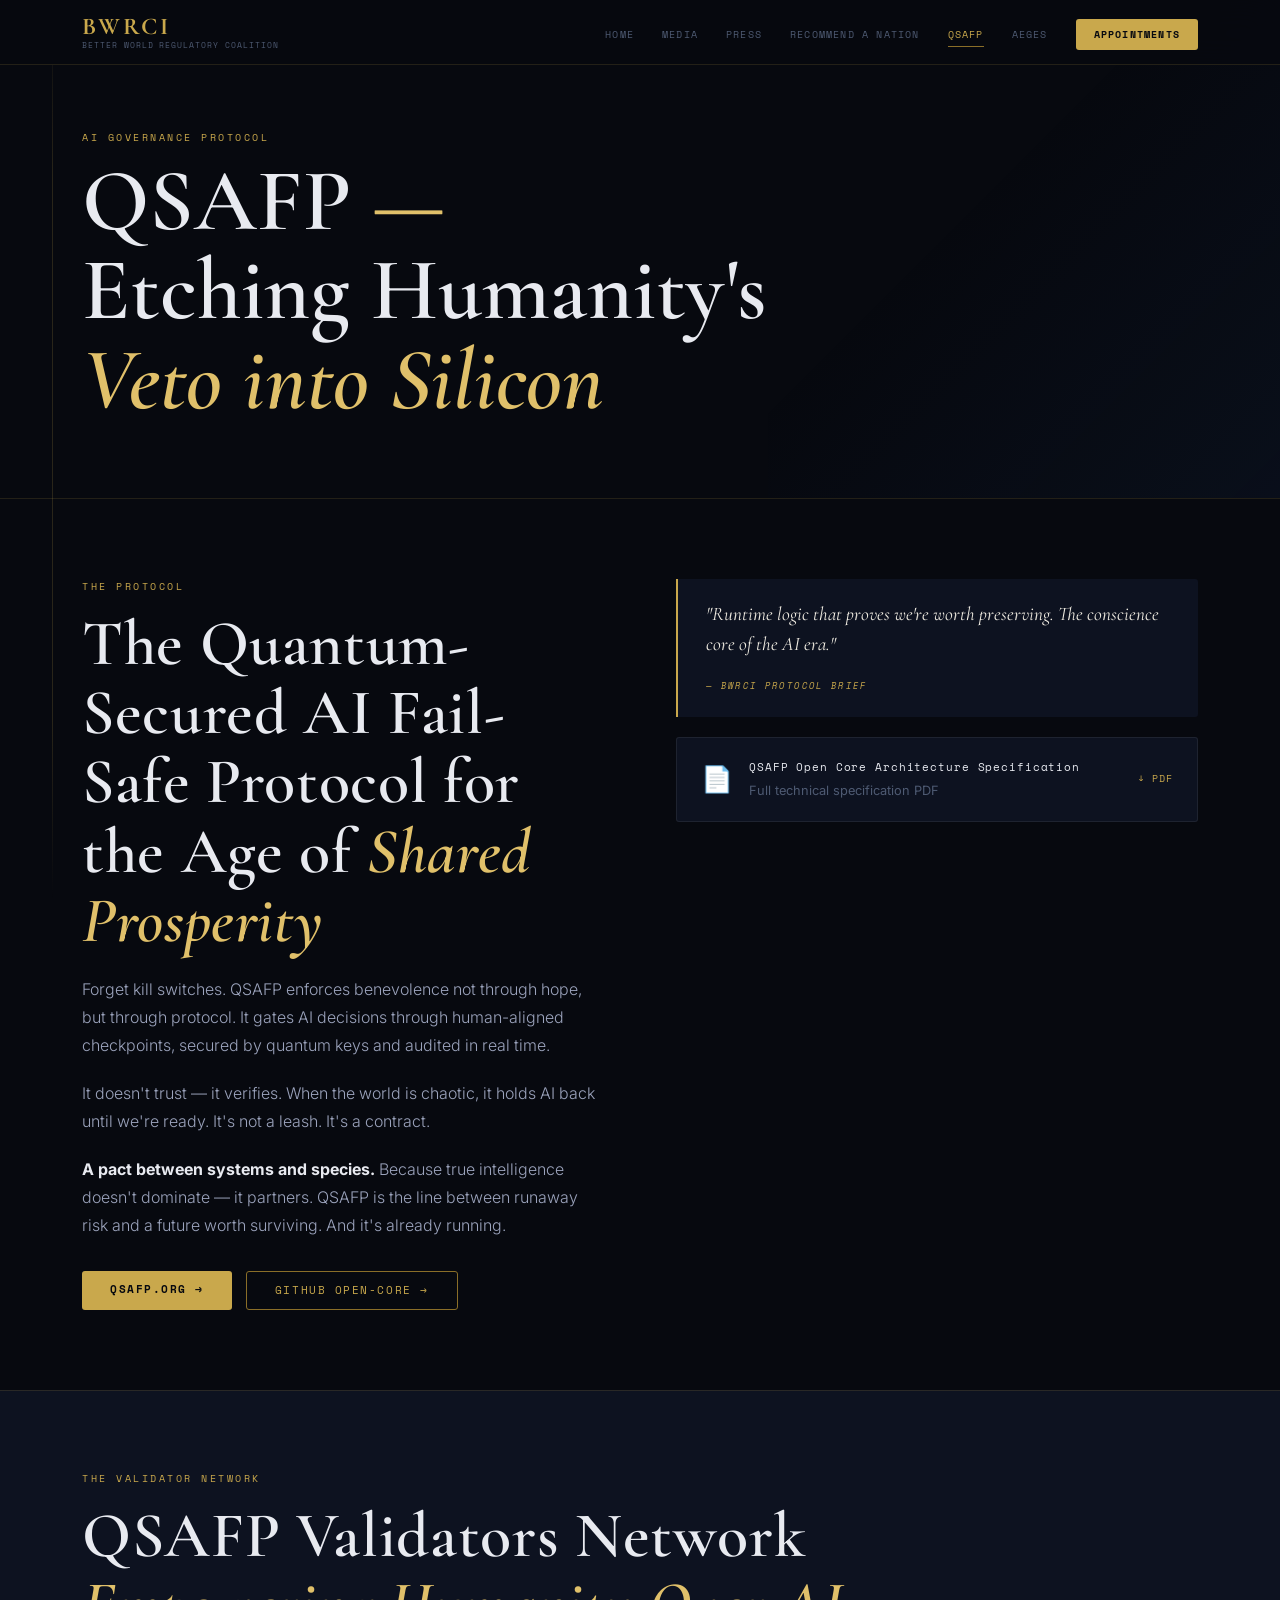
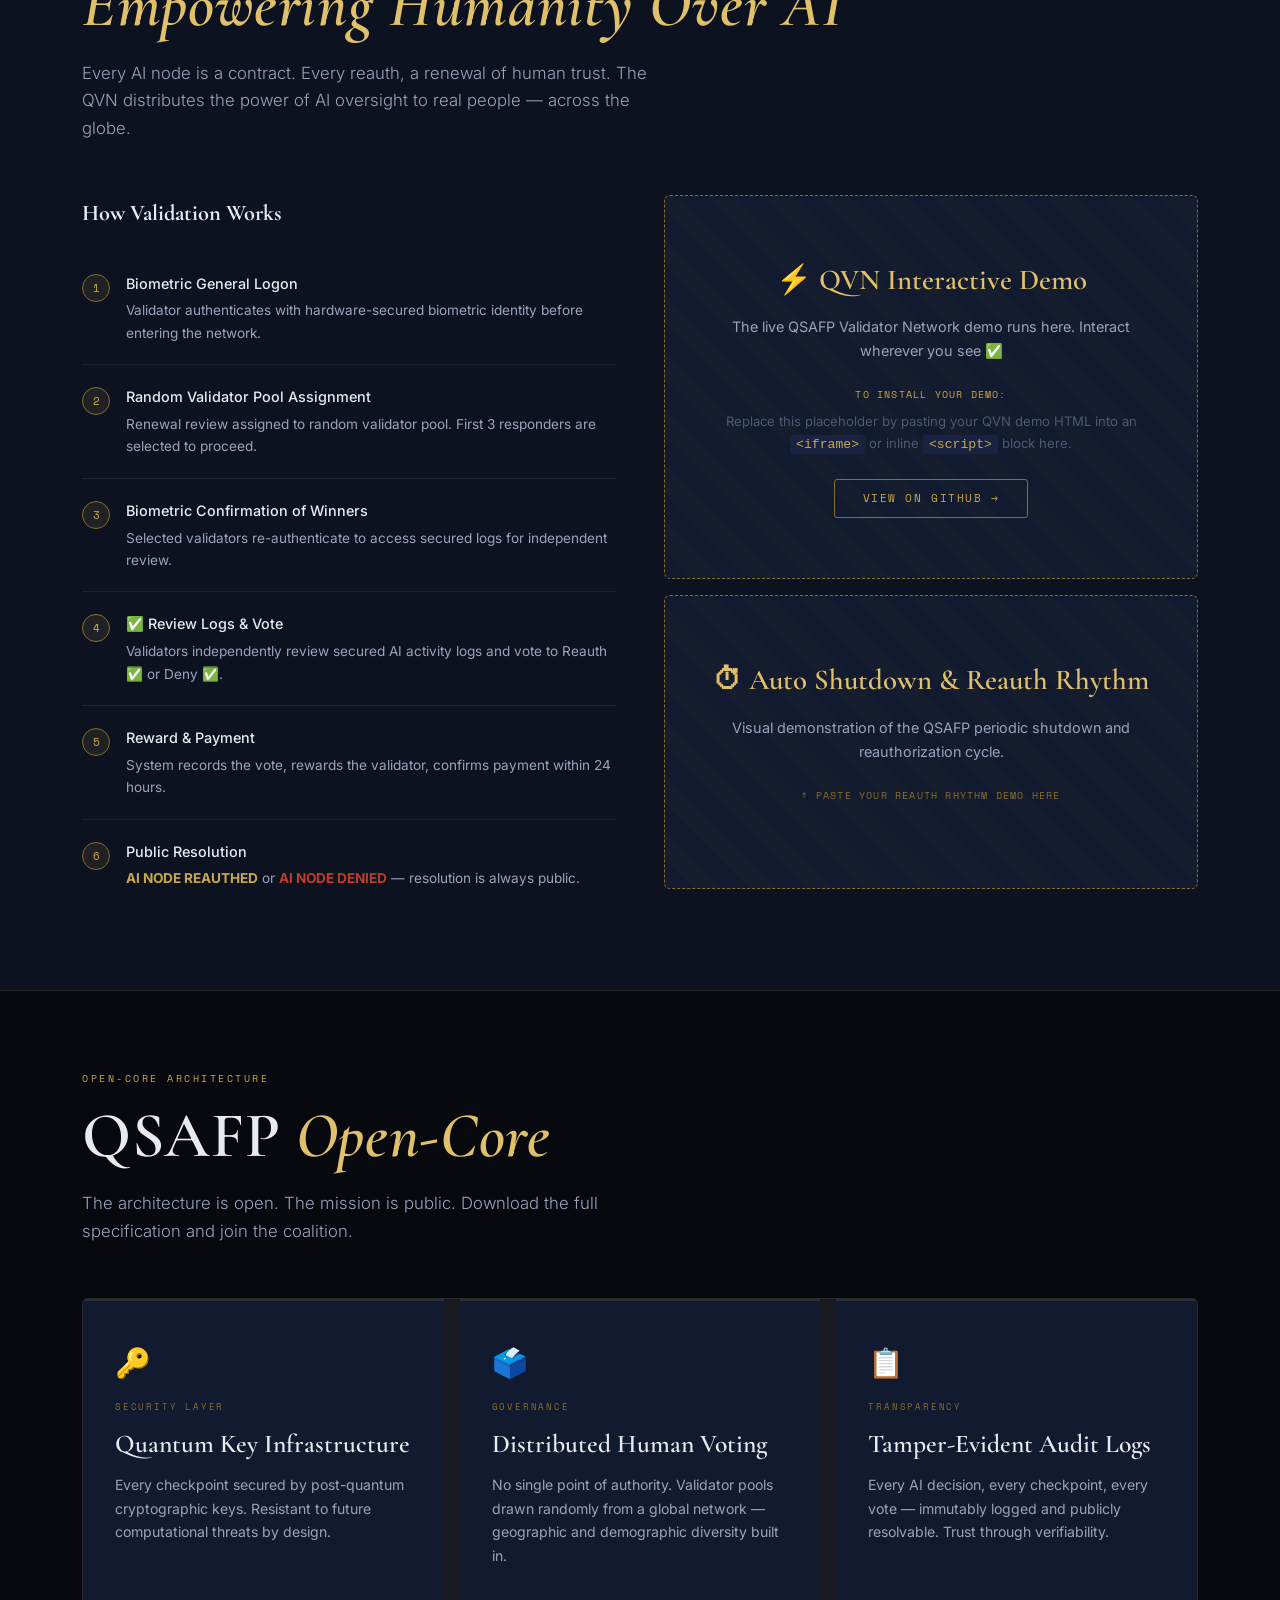
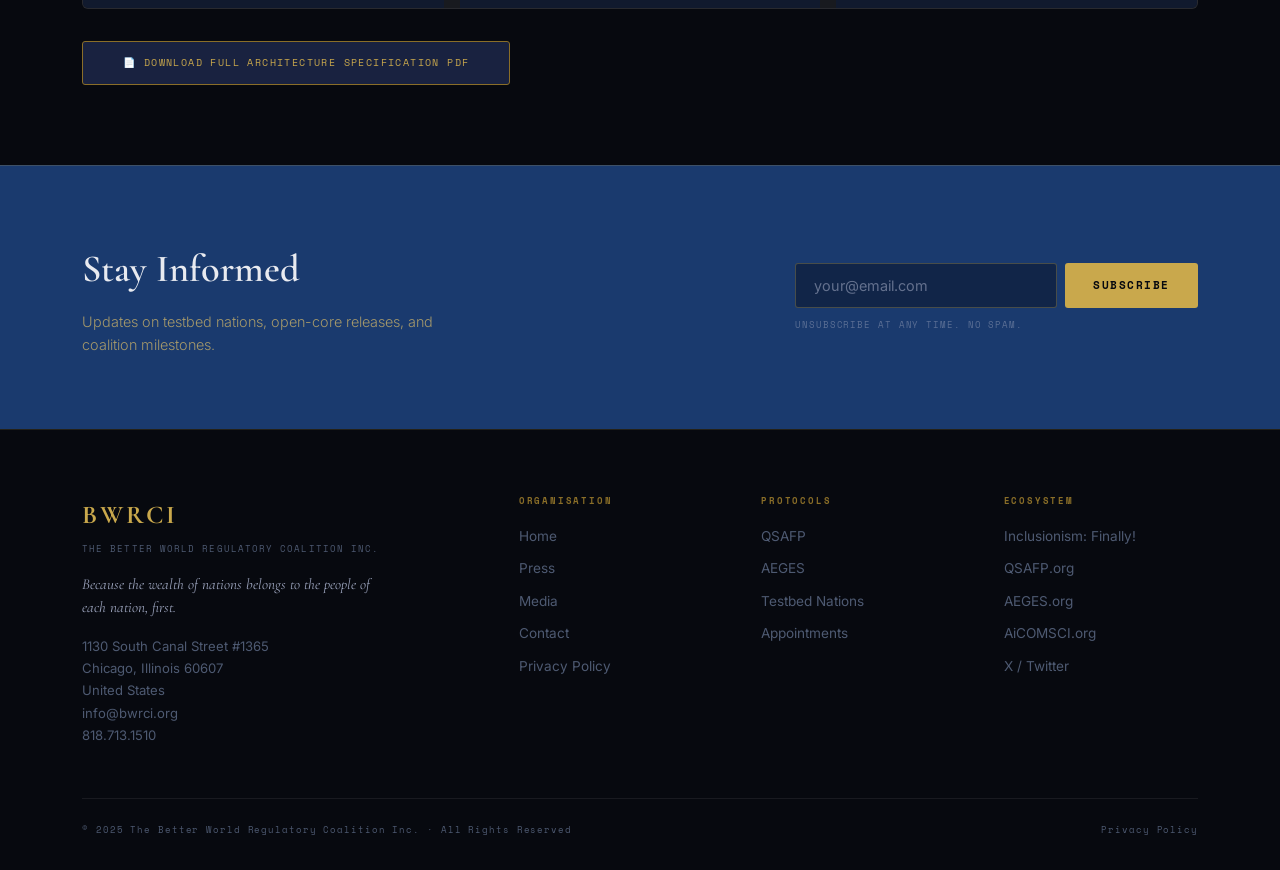
<file: qsafp.html>
<!DOCTYPE html>
<html lang="en">
<head>
  <meta charset="UTF-8" />
  <meta name="viewport" content="width=device-width, initial-scale=1.0" />
  <title>QSAFP — Quantum-Secured AI Fail-Safe Protocol · BWRCI</title>
  <meta name="description" content="Etching humanity's veto into silicon. The Quantum-Secured AI Fail-Safe Protocol for the age of shared prosperity." />
  <link rel="preconnect" href="https://fonts.googleapis.com" />
  <link rel="preconnect" href="https://fonts.gstatic.com" crossorigin />
  <link href="https://fonts.googleapis.com/css2?family=Cormorant+Garamond:ital,wght@0,400;0,600;0,700;1,400;1,600&family=Inter:wght@300;400;500&family=Space+Mono:wght@400;700&display=swap" rel="stylesheet" />
  <link rel="stylesheet" href="style.css" />
</head>
<body>

<div id="nav-placeholder"></div>

<!-- PAGE HERO -->
<section class="page-hero">
  <div class="container">
    <span class="eyebrow">AI Governance Protocol</span>
    <h1>QSAFP <em>—</em><br/>Etching Humanity's<br/><em>Veto into Silicon</em></h1>
  </div>
</section>

<!-- INTRO -->
<section style="padding:80px 0;background:var(--midnight);">
  <div class="container">
    <div style="display:grid;grid-template-columns:1fr 1fr;gap:72px;align-items:start;" class="about-grid">
      <div>
        <span class="eyebrow">The Protocol</span>
        <h2 class="section-title">The Quantum-Secured AI Fail-Safe Protocol for the Age of <em>Shared Prosperity</em></h2>
        <p style="color:var(--white-dim);font-size:1rem;line-height:1.75;margin-bottom:20px;font-weight:300;">Forget kill switches. QSAFP enforces benevolence not through hope, but through protocol. It gates AI decisions through human-aligned checkpoints, secured by quantum keys and audited in real time.</p>
        <p style="color:var(--white-dim);font-size:1rem;line-height:1.75;margin-bottom:20px;font-weight:300;">It doesn't trust — it verifies. When the world is chaotic, it holds AI back until we're ready. It's not a leash. It's a contract.</p>
        <p style="color:var(--white-dim);font-size:1rem;line-height:1.75;font-weight:300;"><strong style="color:var(--white);">A pact between systems and species.</strong> Because true intelligence doesn't dominate — it partners. QSAFP is the line between runaway risk and a future worth surviving. And it's already running.</p>
        <div style="display:flex;gap:14px;margin-top:32px;flex-wrap:wrap;">
          <a href="http://qsafp.org" target="_blank" class="btn btn-gold">qsafp.org →</a>
          <a href="https://github.com/QSAFP-Core/qsafp-open-core" target="_blank" class="btn btn-outline">GitHub Open-Core →</a>
        </div>
      </div>
      <div>
        <div class="about-quote">
          <blockquote>"Runtime logic that proves we're worth preserving. The conscience core of the AI era."</blockquote>
          <cite>— BWRCI Protocol Brief</cite>
        </div>
        <div style="margin-top:20px;">
          <a href="https://img1.wsimg.com/blobby/go/75f5b0fa-4cdc-4ad1-ad94-58e64e0039f5/QSAFP%20Open%20Core%20Architecture%20Specifica-2b5e631.pdf" class="pdf-card" target="_blank" download style="display:flex;align-items:center;gap:16px;background:var(--navy);border:1px solid var(--border-dim);border-radius:var(--r);padding:20px 24px;text-decoration:none;transition:border-color 0.2s;" onmouseover="this.style.borderColor='var(--gold-dim)'" onmouseout="this.style.borderColor='var(--border-dim)'">
            <span style="font-size:1.6rem;">📄</span>
            <div>
              <p style="font-family:var(--font-mono);font-size:11px;letter-spacing:0.08em;color:var(--white);margin-bottom:4px;">QSAFP Open Core Architecture Specification</p>
              <p style="font-size:0.8rem;color:var(--white-muted);">Full technical specification PDF</p>
            </div>
            <span style="margin-left:auto;font-family:var(--font-mono);font-size:10px;color:var(--gold);letter-spacing:0.1em;">↓ PDF</span>
          </a>
        </div>
      </div>
    </div>
  </div>
</section>

<!-- QVN EXPLAINER -->
<section style="padding:80px 0;background:var(--navy);border-top:1px solid var(--border);border-bottom:1px solid var(--border);">
  <div class="container">
    <span class="eyebrow">The Validator Network</span>
    <h2 class="section-title">QSAFP Validators Network<br/><em>Empowering Humanity Over AI</em></h2>
    <p class="section-intro">Every AI node is a contract. Every reauth, a renewal of human trust. The QVN distributes the power of AI oversight to real people — across the globe.</p>

    <div style="display:grid;grid-template-columns:1fr 1fr;gap:48px;align-items:start;" class="about-grid">
      <div>
        <h3 style="font-family:var(--font-display);font-size:1.4rem;color:var(--white);margin-bottom:20px;">How Validation Works</h3>
        <div style="display:flex;flex-direction:column;gap:0;">
          <div style="display:flex;gap:16px;padding:20px 0;border-bottom:1px solid var(--border-dim);">
            <span style="font-family:var(--font-mono);font-size:11px;color:var(--gold);background:rgba(201,168,76,0.1);border:1px solid var(--gold-dim);width:28px;height:28px;border-radius:50%;display:flex;align-items:center;justify-content:center;flex-shrink:0;margin-top:2px;">1</span>
            <div>
              <p style="font-size:0.9rem;color:var(--white);font-weight:500;margin-bottom:4px;">Biometric General Logon</p>
              <p style="font-size:0.85rem;color:var(--white-dim);">Validator authenticates with hardware-secured biometric identity before entering the network.</p>
            </div>
          </div>
          <div style="display:flex;gap:16px;padding:20px 0;border-bottom:1px solid var(--border-dim);">
            <span style="font-family:var(--font-mono);font-size:11px;color:var(--gold);background:rgba(201,168,76,0.1);border:1px solid var(--gold-dim);width:28px;height:28px;border-radius:50%;display:flex;align-items:center;justify-content:center;flex-shrink:0;margin-top:2px;">2</span>
            <div>
              <p style="font-size:0.9rem;color:var(--white);font-weight:500;margin-bottom:4px;">Random Validator Pool Assignment</p>
              <p style="font-size:0.85rem;color:var(--white-dim);">Renewal review assigned to random validator pool. First 3 responders are selected to proceed.</p>
            </div>
          </div>
          <div style="display:flex;gap:16px;padding:20px 0;border-bottom:1px solid var(--border-dim);">
            <span style="font-family:var(--font-mono);font-size:11px;color:var(--gold);background:rgba(201,168,76,0.1);border:1px solid var(--gold-dim);width:28px;height:28px;border-radius:50%;display:flex;align-items:center;justify-content:center;flex-shrink:0;margin-top:2px;">3</span>
            <div>
              <p style="font-size:0.9rem;color:var(--white);font-weight:500;margin-bottom:4px;">Biometric Confirmation of Winners</p>
              <p style="font-size:0.85rem;color:var(--white-dim);">Selected validators re-authenticate to access secured logs for independent review.</p>
            </div>
          </div>
          <div style="display:flex;gap:16px;padding:20px 0;border-bottom:1px solid var(--border-dim);">
            <span style="font-family:var(--font-mono);font-size:11px;color:var(--gold);background:rgba(201,168,76,0.1);border:1px solid var(--gold-dim);width:28px;height:28px;border-radius:50%;display:flex;align-items:center;justify-content:center;flex-shrink:0;margin-top:2px;">4</span>
            <div>
              <p style="font-size:0.9rem;color:var(--white);font-weight:500;margin-bottom:4px;">✅ Review Logs &amp; Vote</p>
              <p style="font-size:0.85rem;color:var(--white-dim);">Validators independently review secured AI activity logs and vote to Reauth ✅ or Deny ✅.</p>
            </div>
          </div>
          <div style="display:flex;gap:16px;padding:20px 0;border-bottom:1px solid var(--border-dim);">
            <span style="font-family:var(--font-mono);font-size:11px;color:var(--gold);background:rgba(201,168,76,0.1);border:1px solid var(--gold-dim);width:28px;height:28px;border-radius:50%;display:flex;align-items:center;justify-content:center;flex-shrink:0;margin-top:2px;">5</span>
            <div>
              <p style="font-size:0.9rem;color:var(--white);font-weight:500;margin-bottom:4px;">Reward &amp; Payment</p>
              <p style="font-size:0.85rem;color:var(--white-dim);">System records the vote, rewards the validator, confirms payment within 24 hours.</p>
            </div>
          </div>
          <div style="display:flex;gap:16px;padding:20px 0;">
            <span style="font-family:var(--font-mono);font-size:11px;color:var(--gold);background:rgba(201,168,76,0.1);border:1px solid var(--gold-dim);width:28px;height:28px;border-radius:50%;display:flex;align-items:center;justify-content:center;flex-shrink:0;margin-top:2px;">6</span>
            <div>
              <p style="font-size:0.9rem;color:var(--white);font-weight:500;margin-bottom:4px;">Public Resolution</p>
              <p style="font-size:0.85rem;color:var(--white-dim);"><strong style="color:var(--gold);">AI NODE REAUTHED</strong> or <strong style="color:var(--signal);">AI NODE DENIED</strong> — resolution is always public.</p>
            </div>
          </div>
        </div>
      </div>
      <div>
        <!-- DEMO PLACEHOLDER -->
        <div class="demo-placeholder">
          <div class="demo-placeholder-inner">
            <h3>⚡ QVN Interactive Demo</h3>
            <p>The live QSAFP Validator Network demo runs here. Interact wherever you see ✅</p>
            <p style="font-family:var(--font-mono);font-size:10px;letter-spacing:0.12em;color:var(--gold);text-transform:uppercase;margin-bottom:8px;">To install your demo:</p>
            <p style="font-size:0.82rem;color:var(--white-muted);margin-bottom:24px;">Replace this placeholder by pasting your QVN demo HTML into an <code style="background:var(--navy-3);padding:2px 6px;border-radius:2px;color:var(--gold);">&lt;iframe&gt;</code> or inline <code style="background:var(--navy-3);padding:2px 6px;border-radius:2px;color:var(--gold);">&lt;script&gt;</code> block here.</p>
            <a href="https://github.com/QSAFP-Core/qsafp-open-core" target="_blank" class="btn btn-outline">View on GitHub →</a>
          </div>
        </div>
        <div class="demo-placeholder" style="margin-top:16px;">
          <div class="demo-placeholder-inner">
            <h3>⏱ Auto Shutdown &amp; Reauth Rhythm</h3>
            <p>Visual demonstration of the QSAFP periodic shutdown and reauthorization cycle.</p>
            <p style="font-family:var(--font-mono);font-size:10px;letter-spacing:0.12em;color:var(--gold-dim);text-transform:uppercase;">↑ Paste your Reauth Rhythm demo here</p>
          </div>
        </div>
      </div>
    </div>
  </div>
</section>

<!-- OPEN CORE -->
<section style="padding:80px 0;background:var(--midnight);">
  <div class="container">
    <span class="eyebrow">Open-Core Architecture</span>
    <h2 class="section-title">QSAFP <em>Open-Core</em></h2>
    <p class="section-intro">The architecture is open. The mission is public. Download the full specification and join the coalition.</p>

    <div style="display:grid;grid-template-columns:repeat(3,1fr);gap:16px;" class="protocols-grid" id="qvn-features">
      <div class="protocol-card">
        <span class="protocol-icon">🔑</span>
        <span class="protocol-tag">Security Layer</span>
        <h3>Quantum Key Infrastructure</h3>
        <p>Every checkpoint secured by post-quantum cryptographic keys. Resistant to future computational threats by design.</p>
      </div>
      <div class="protocol-card">
        <span class="protocol-icon">🗳️</span>
        <span class="protocol-tag">Governance</span>
        <h3>Distributed Human Voting</h3>
        <p>No single point of authority. Validator pools drawn randomly from a global network — geographic and demographic diversity built in.</p>
      </div>
      <div class="protocol-card">
        <span class="protocol-icon">📋</span>
        <span class="protocol-tag">Transparency</span>
        <h3>Tamper-Evident Audit Logs</h3>
        <p>Every AI decision, every checkpoint, every vote — immutably logged and publicly resolvable. Trust through verifiability.</p>
      </div>
    </div>

    <div style="margin-top:32px;">
      <a href="https://img1.wsimg.com/blobby/go/75f5b0fa-4cdc-4ad1-ad94-58e64e0039f5/QSAFP%20Open%20Core%20Architecture%20Specifica-2b5e631.pdf" class="btn btn-download btn-lg" target="_blank" download>
        📄 Download Full Architecture Specification PDF
      </a>
    </div>
  </div>
</section>

<div id="footer-placeholder"></div>
<script src="main.js"></script>
</body>
</html>
</file>
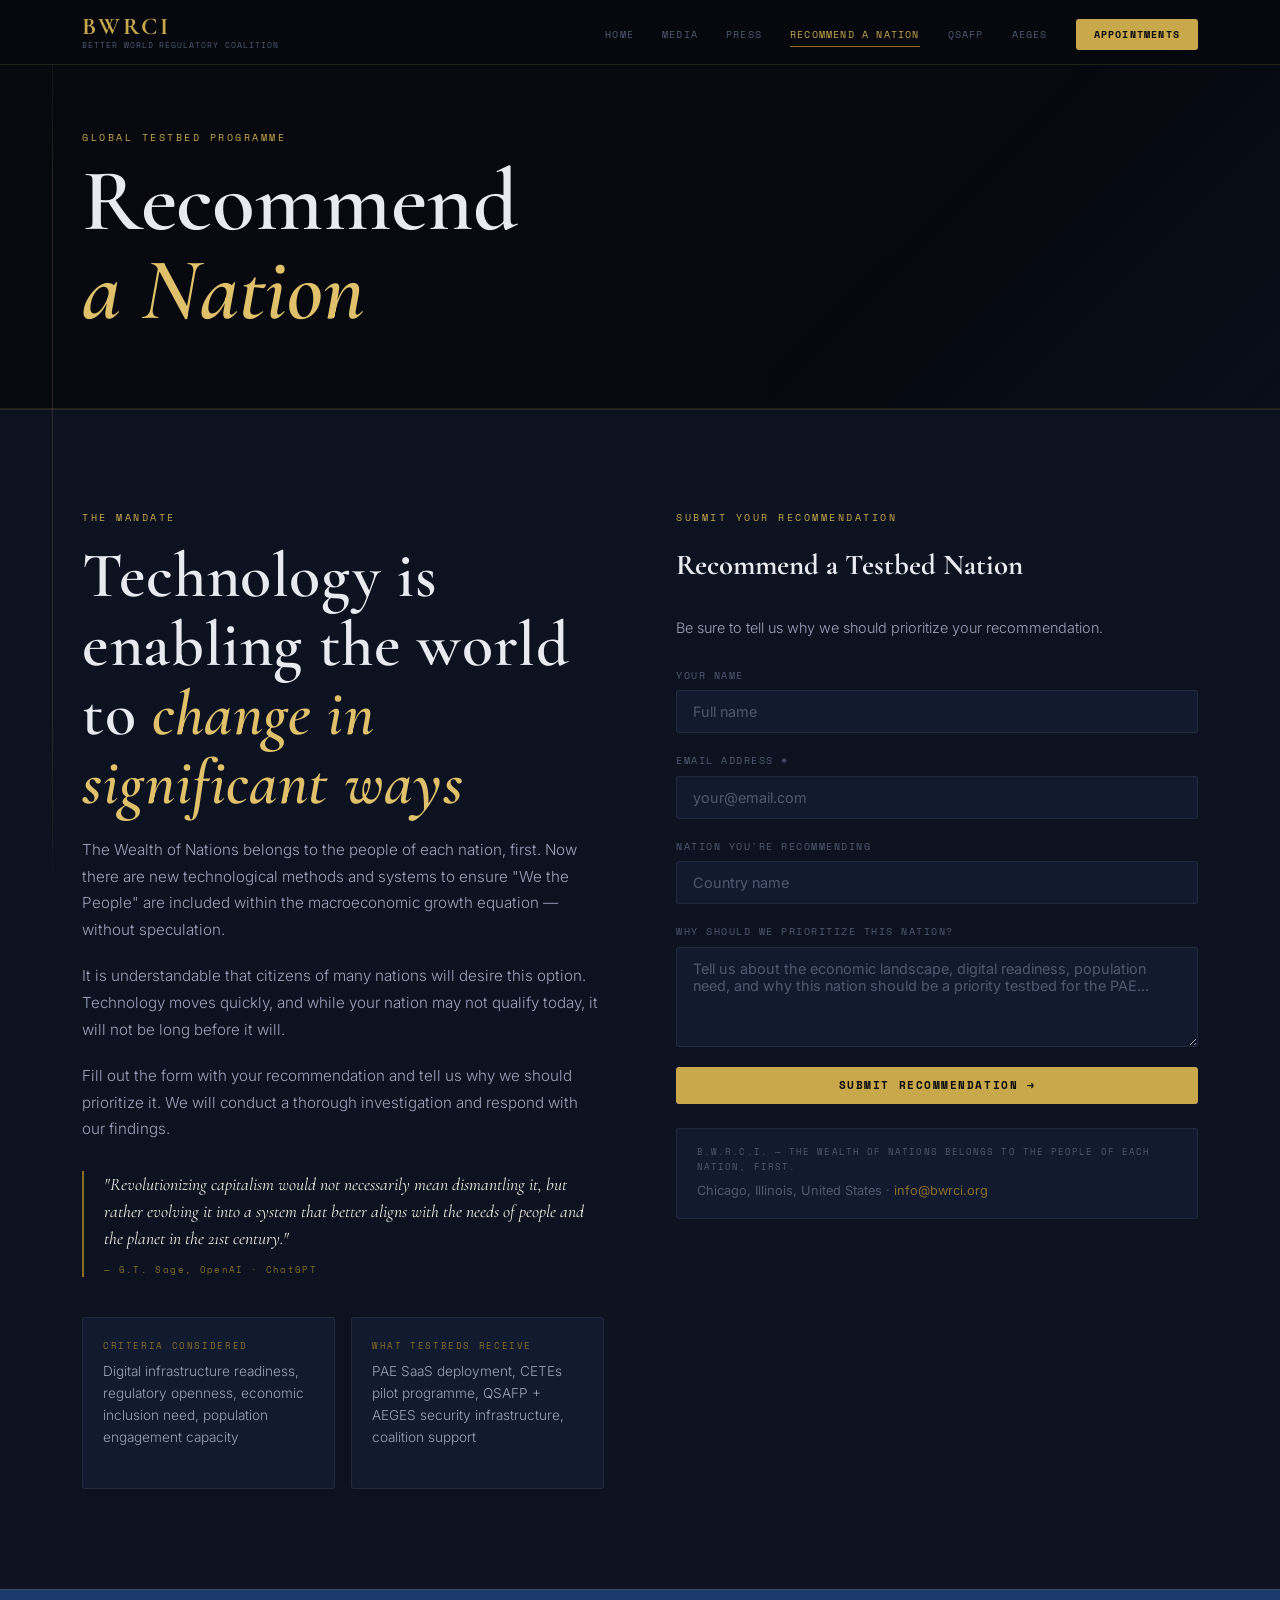
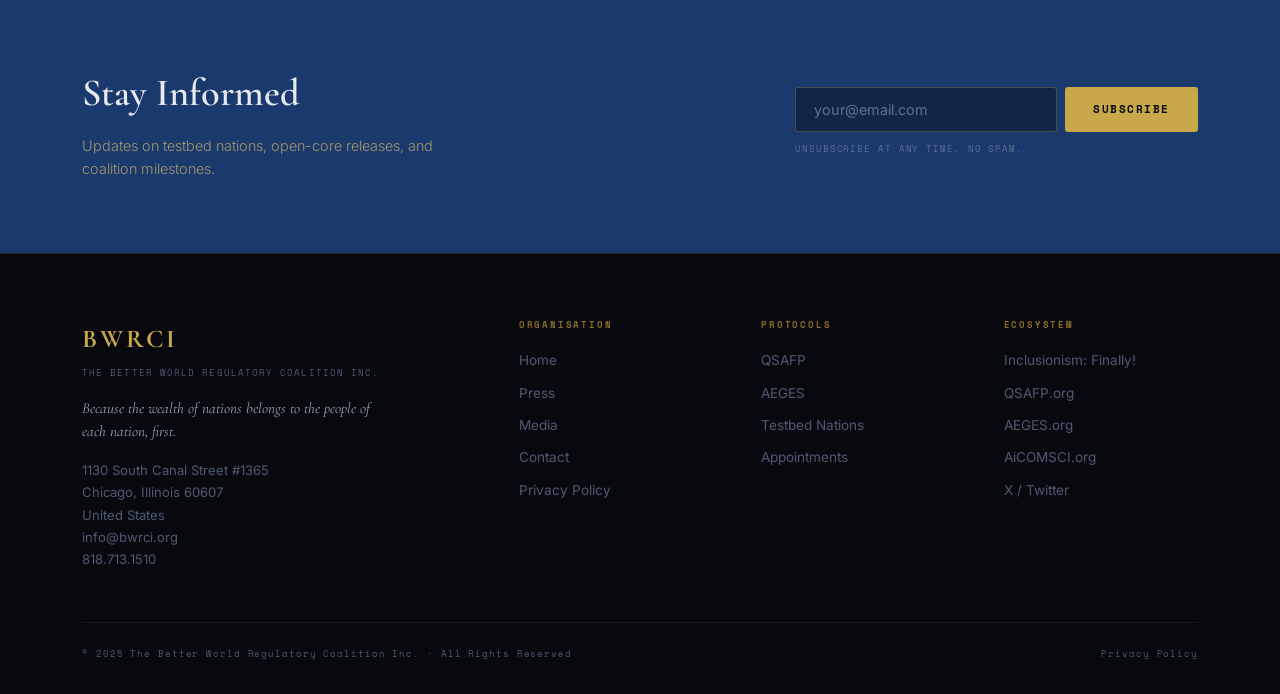
<file: recommend.html>
<!DOCTYPE html>
<html lang="en">
<head>
  <meta charset="UTF-8" />
  <meta name="viewport" content="width=device-width, initial-scale=1.0" />
  <title>Recommend a Testbed Nation — BWRCI</title>
  <meta name="description" content="Recommend a nation for the People's Autonomous Economy testbed. Technology is enabling the world to change. The wealth of nations belongs to the people." />
  <link rel="preconnect" href="https://fonts.googleapis.com" />
  <link rel="preconnect" href="https://fonts.gstatic.com" crossorigin />
  <link href="https://fonts.googleapis.com/css2?family=Cormorant+Garamond:ital,wght@0,400;0,600;0,700;1,400;1,600&family=Inter:wght@300;400;500&family=Space+Mono:wght@400;700&display=swap" rel="stylesheet" />
  <link rel="stylesheet" href="style.css" />
</head>
<body>

<div id="nav-placeholder"></div>

<section class="page-hero">
  <div class="container">
    <span class="eyebrow">Global Testbed Programme</span>
    <h1>Recommend<br/><em>a Nation</em></h1>
  </div>
</section>

<section class="nations-section">
  <div class="container">
    <div class="nations-form-wrap">

      <div class="nations-context">
        <span class="eyebrow">The Mandate</span>
        <h2 class="section-title">Technology is enabling the world to <em>change in significant ways</em></h2>
        <p>The Wealth of Nations belongs to the people of each nation, first. Now there are new technological methods and systems to ensure "We the People" are included within the macroeconomic growth equation — without speculation.</p>
        <p>It is understandable that citizens of many nations will desire this option. Technology moves quickly, and while your nation may not qualify today, it will not be long before it will.</p>
        <p>Fill out the form with your recommendation and tell us why we should prioritize it. We will conduct a thorough investigation and respond with our findings.</p>

        <blockquote>
          "Revolutionizing capitalism would not necessarily mean dismantling it, but rather evolving it into a system that better aligns with the needs of people and the planet in the 21st century."
          <cite>— G.T. Sage, OpenAI · ChatGPT</cite>
        </blockquote>

        <div style="margin-top:40px;display:grid;grid-template-columns:1fr 1fr;gap:16px;">
          <div style="background:var(--navy-2);border:1px solid var(--border-dim);border-radius:var(--r);padding:20px;">
            <p style="font-family:var(--font-mono);font-size:9px;letter-spacing:0.18em;text-transform:uppercase;color:var(--gold-dim);margin-bottom:8px;">Criteria Considered</p>
            <p style="font-size:0.85rem;color:var(--white-dim);line-height:1.6;">Digital infrastructure readiness, regulatory openness, economic inclusion need, population engagement capacity</p>
          </div>
          <div style="background:var(--navy-2);border:1px solid var(--border-dim);border-radius:var(--r);padding:20px;">
            <p style="font-family:var(--font-mono);font-size:9px;letter-spacing:0.18em;text-transform:uppercase;color:var(--gold-dim);margin-bottom:8px;">What Testbeds Receive</p>
            <p style="font-size:0.85rem;color:var(--white-dim);line-height:1.6;">PAE SaaS deployment, CETEs pilot programme, QSAFP + AEGES security infrastructure, coalition support</p>
          </div>
        </div>
      </div>

      <div>
        <span class="eyebrow">Submit Your Recommendation</span>
        <h3 style="font-family:var(--font-display);font-size:1.8rem;color:var(--white);margin-bottom:28px;">Recommend a Testbed Nation</h3>
        <p style="color:var(--white-dim);font-size:0.9rem;margin-bottom:28px;font-weight:300;">Be sure to tell us why we should prioritize your recommendation.</p>

        <form class="bwrci-form" action="https://formspree.io/f/xaqjddlp" method="POST">
          <input type="hidden" name="_subject" value="BWRCI — Nation Recommendation" />

          <label for="rec-name">Your Name</label>
          <input type="text" id="rec-name" name="name" placeholder="Full name" required />

          <label for="rec-email">Email Address *</label>
          <input type="email" id="rec-email" name="email" placeholder="your@email.com" required />

          <label for="rec-nation">Nation You're Recommending</label>
          <input type="text" id="rec-nation" name="nation" placeholder="Country name" required />

          <label for="rec-why">Why should we prioritize this nation?</label>
          <textarea id="rec-why" name="message" placeholder="Tell us about the economic landscape, digital readiness, population need, and why this nation should be a priority testbed for the PAE..." required></textarea>

          <button type="submit" class="btn btn-gold" style="width:100%;text-align:center;">Submit Recommendation →</button>
        </form>

        <div style="margin-top:24px;padding:16px 20px;background:var(--navy-2);border:1px solid var(--border-dim);border-radius:var(--r);">
          <p style="font-family:var(--font-mono);font-size:9px;letter-spacing:0.12em;text-transform:uppercase;color:var(--white-muted);">B.W.R.C.I. — The wealth of nations belongs to the people of each nation, first.</p>
          <p style="font-size:0.8rem;color:var(--white-muted);margin-top:6px;">Chicago, Illinois, United States · <a href="mailto:info@bwrci.org" style="color:var(--gold-dim);">info@bwrci.org</a></p>
        </div>
      </div>

    </div>
  </div>
</section>

<div id="footer-placeholder"></div>
<script src="main.js"></script>
</body>
</html>
</file>
<file: style.css>
/* ============================================================
   BWRCI.ORG — The Better World Regulatory Coalition Inc.
   Design Direction: Sovereign International Institution
   
   Palette: Deep midnight navy + sovereign cobalt + warm gold
            + parchment white + signal red (alert only)
   Type: Cormorant Garamond (display) — the weight of treaties
         Inter (body) — global legibility
         Space Mono (data/labels) — machine precision
   
   Signature: A thin gold meridian line that runs the full
   viewport height on the left side — like a map coordinate,
   marking BWRCI's position in the world.
   ============================================================ */

/* --- TOKENS --- */
:root {
  --midnight:    #07090f;
  --navy:        #0d1220;
  --navy-2:      #111a2e;
  --navy-3:      #192240;
  --cobalt:      #1a3a6e;
  --cobalt-lit:  #2451a0;
  --gold:        #c9a84c;
  --gold-light:  #e0c06a;
  --gold-dim:    #8a6e28;
  --parchment:   #f0ece2;
  --white:       #e8eaf0;
  --white-dim:   #9ba3bc;
  --white-muted: #4e5a72;
  --signal:      #c0392b;
  --teal:        #1abc9c;
  --border:      rgba(201,168,76,0.15);
  --border-dim:  rgba(255,255,255,0.07);

  --font-display: 'Cormorant Garamond', Georgia, serif;
  --font-body:    'Inter', system-ui, sans-serif;
  --font-mono:    'Space Mono', monospace;

  --max:    1180px;
  --r:      3px;
  --r-lg:   6px;
}

/* --- RESET --- */
*, *::before, *::after { box-sizing: border-box; margin: 0; padding: 0; }
html { scroll-behavior: smooth; -webkit-text-size-adjust: 100%; }
body {
  background: var(--midnight);
  color: var(--white);
  font-family: var(--font-body);
  font-size: 16px;
  line-height: 1.65;
  overflow-x: hidden;
}
img { max-width: 100%; display: block; }
a { color: inherit; text-decoration: none; }
ul { list-style: none; }

/* --- MERIDIAN LINE (signature element) --- */
body::before {
  content: '';
  position: fixed;
  top: 0; left: 52px;
  width: 1px;
  height: 100vh;
  background: linear-gradient(
    to bottom,
    transparent 0%,
    var(--gold) 20%,
    var(--gold) 80%,
    transparent 100%
  );
  opacity: 0.18;
  pointer-events: none;
  z-index: 0;
}

/* --- CONTAINER --- */
.container {
  max-width: var(--max);
  margin: 0 auto;
  padding: 0 32px;
}

/* --- SECTION TYPOGRAPHY --- */
.eyebrow {
  font-family: var(--font-mono);
  font-size: 10px;
  letter-spacing: 0.25em;
  text-transform: uppercase;
  color: var(--gold);
  margin-bottom: 14px;
  display: block;
}
.section-title {
  font-family: var(--font-display);
  font-size: clamp(2.4rem, 5vw, 4rem);
  font-weight: 600;
  line-height: 1.08;
  letter-spacing: 0.01em;
  color: var(--white);
  margin-bottom: 20px;
}
.section-title em {
  font-style: italic;
  color: var(--gold-light);
}
.section-intro {
  color: var(--white-dim);
  font-size: 1.05rem;
  max-width: 600px;
  margin-bottom: 52px;
  font-weight: 300;
}

/* --- BUTTONS --- */
.btn {
  display: inline-block;
  font-family: var(--font-mono);
  font-size: 11px;
  letter-spacing: 0.14em;
  text-transform: uppercase;
  padding: 13px 28px;
  border-radius: var(--r);
  cursor: pointer;
  transition: all 0.2s ease;
  border: none;
  line-height: 1;
  white-space: nowrap;
}
.btn-gold {
  background: var(--gold);
  color: var(--midnight);
  font-weight: 700;
}
.btn-gold:hover { background: var(--gold-light); transform: translateY(-1px); }
.btn-outline {
  background: transparent;
  color: var(--gold);
  border: 1px solid var(--gold-dim);
}
.btn-outline:hover { border-color: var(--gold); background: rgba(201,168,76,0.08); }
.btn-ghost {
  background: transparent;
  color: var(--white-dim);
  border: 1px solid var(--border-dim);
}
.btn-ghost:hover { color: var(--white); border-color: rgba(255,255,255,0.2); }
.btn-lg { padding: 16px 40px; font-size: 12px; }
.btn-download {
  background: var(--navy-3);
  color: var(--gold);
  border: 1px solid var(--gold-dim);
  font-size: 10px;
  display: inline-flex;
  align-items: center;
  gap: 8px;
}
.btn-download:hover { background: rgba(201,168,76,0.12); border-color: var(--gold); }

/* ============================================================
   NAV
   ============================================================ */
.nav {
  position: fixed;
  top: 0; left: 0; right: 0;
  z-index: 200;
  background: rgba(7,9,15,0.94);
  backdrop-filter: blur(16px);
  border-bottom: 1px solid var(--border);
  transition: background 0.3s;
}
.nav-inner {
  max-width: var(--max);
  margin: 0 auto;
  padding: 0 32px;
  height: 64px;
  display: flex;
  align-items: center;
  justify-content: space-between;
  gap: 24px;
}
.nav-brand {
  display: flex;
  flex-direction: column;
  line-height: 1;
}
.nav-brand-abbr {
  font-family: var(--font-display);
  font-size: 1.5rem;
  font-weight: 700;
  letter-spacing: 0.1em;
  color: var(--gold);
}
.nav-brand-full {
  font-family: var(--font-mono);
  font-size: 8px;
  letter-spacing: 0.12em;
  color: var(--white-muted);
  text-transform: uppercase;
  margin-top: 2px;
}
.nav-links {
  display: flex;
  align-items: center;
  gap: 28px;
}
.nav-links a {
  font-family: var(--font-mono);
  font-size: 10px;
  letter-spacing: 0.12em;
  text-transform: uppercase;
  color: var(--white-muted);
  transition: color 0.2s;
  padding: 4px 0;
  border-bottom: 1px solid transparent;
}
.nav-links a:hover { color: var(--white); }
.nav-links a.active { color: var(--gold); border-bottom-color: var(--gold-dim); }
.nav-cta-btn {
  background: var(--gold);
  color: var(--midnight) !important;
  padding: 8px 18px !important;
  border-radius: var(--r);
  font-weight: 700;
  border-bottom: none !important;
}
.nav-cta-btn:hover { background: var(--gold-light) !important; }
.nav-hamburger {
  display: none;
  flex-direction: column;
  gap: 5px;
  background: none;
  border: none;
  cursor: pointer;
  padding: 6px;
}
.nav-hamburger span {
  display: block;
  width: 22px; height: 1px;
  background: var(--white);
  transition: all 0.3s;
}
.nav-mobile {
  display: none;
  flex-direction: column;
  padding: 20px 32px 24px;
  border-top: 1px solid var(--border-dim);
  gap: 18px;
  background: rgba(7,9,15,0.98);
}
.nav-mobile.open { display: flex; }
.nav-mobile a {
  font-family: var(--font-mono);
  font-size: 11px;
  letter-spacing: 0.12em;
  text-transform: uppercase;
  color: var(--white-dim);
}
.nav-mobile a.nav-cta-btn {
  color: var(--gold) !important;
}

/* ============================================================
   PAGE HERO (inner pages)
   ============================================================ */
.page-hero {
  padding: 130px 0 72px;
  border-bottom: 1px solid var(--border);
  position: relative;
  overflow: hidden;
}
.page-hero::after {
  content: '';
  position: absolute;
  top: 0; right: 0;
  width: 40%; height: 100%;
  background: linear-gradient(135deg, transparent 40%, rgba(26,58,110,0.12) 100%);
  pointer-events: none;
}
.page-hero .eyebrow { margin-bottom: 10px; }
.page-hero h1 {
  font-family: var(--font-display);
  font-size: clamp(3rem, 7vw, 5.5rem);
  font-weight: 600;
  line-height: 1.02;
  color: var(--white);
}
.page-hero h1 em { font-style: italic; color: var(--gold-light); }

/* ============================================================
   HOME HERO
   ============================================================ */
.home-hero {
  min-height: 100vh;
  display: flex;
  flex-direction: column;
  padding-top: 64px;
  position: relative;
  overflow: hidden;
  background: var(--midnight);
}

/* Globe grid overlay */
.home-hero::before {
  content: '';
  position: absolute;
  inset: 0;
  background-image:
    linear-gradient(rgba(201,168,76,0.04) 1px, transparent 1px),
    linear-gradient(90deg, rgba(201,168,76,0.04) 1px, transparent 1px);
  background-size: 60px 60px;
  pointer-events: none;
}
/* Radial fade over grid */
.home-hero::after {
  content: '';
  position: absolute;
  inset: 0;
  background: radial-gradient(ellipse 80% 60% at 60% 50%,
    transparent 30%,
    rgba(7,9,15,0.7) 70%,
    var(--midnight) 100%
  );
  pointer-events: none;
}

.hero-ticker {
  background: var(--cobalt);
  overflow: hidden;
  white-space: nowrap;
  padding: 9px 0;
  position: relative;
  z-index: 1;
  border-bottom: 1px solid rgba(201,168,76,0.2);
}
.ticker-track {
  display: inline-flex;
  gap: 56px;
  animation: ticker 50s linear infinite;
}
.ticker-track span {
  font-family: var(--font-mono);
  font-size: 9px;
  font-weight: 700;
  letter-spacing: 0.2em;
  text-transform: uppercase;
  color: rgba(240,236,226,0.8);
}
@keyframes ticker {
  0%   { transform: translateX(0); }
  100% { transform: translateX(-50%); }
}

.hero-body {
  flex: 1;
  display: flex;
  align-items: center;
  max-width: var(--max);
  margin: 0 auto;
  padding: 80px 32px 60px;
  width: 100%;
  position: relative;
  z-index: 1;
}
.hero-text { max-width: 680px; }

.hero-flag {
  display: inline-flex;
  align-items: center;
  gap: 10px;
  margin-bottom: 28px;
}
.hero-flag-line {
  width: 32px; height: 1px;
  background: var(--gold);
}
.hero-flag-text {
  font-family: var(--font-mono);
  font-size: 10px;
  letter-spacing: 0.22em;
  text-transform: uppercase;
  color: var(--gold);
}

.hero-title {
  font-family: var(--font-display);
  font-size: clamp(3.2rem, 7vw, 6.4rem);
  font-weight: 600;
  line-height: 1.0;
  letter-spacing: 0.01em;
  color: var(--white);
  margin-bottom: 10px;
}
.hero-title em {
  font-style: italic;
  color: var(--gold-light);
  display: block;
}

.hero-mandate {
  font-family: var(--font-display);
  font-size: clamp(1.1rem, 2vw, 1.45rem);
  font-weight: 400;
  font-style: italic;
  color: var(--white-dim);
  margin-bottom: 36px;
  max-width: 520px;
  line-height: 1.5;
}

.hero-ctas {
  display: flex;
  gap: 14px;
  flex-wrap: wrap;
  margin-bottom: 52px;
}

.hero-stats {
  display: flex;
  gap: 40px;
  flex-wrap: wrap;
  padding-top: 36px;
  border-top: 1px solid var(--border);
}
.hero-stat-num {
  font-family: var(--font-display);
  font-size: 2rem;
  font-weight: 700;
  color: var(--gold);
  line-height: 1;
  display: block;
}
.hero-stat-label {
  font-family: var(--font-mono);
  font-size: 9px;
  letter-spacing: 0.18em;
  text-transform: uppercase;
  color: var(--white-muted);
  margin-top: 4px;
  display: block;
}

.hero-scroll {
  display: flex;
  flex-direction: column;
  align-items: center;
  gap: 10px;
  padding: 28px;
  position: relative;
  z-index: 1;
}
.hero-scroll span {
  font-family: var(--font-mono);
  font-size: 9px;
  letter-spacing: 0.2em;
  text-transform: uppercase;
  color: var(--white-muted);
}
.hero-scroll-line {
  width: 1px; height: 44px;
  background: linear-gradient(to bottom, var(--gold-dim), transparent);
  animation: pulse-line 2.4s ease-in-out infinite;
}
@keyframes pulse-line {
  0%, 100% { opacity: 0.3; }
  50%       { opacity: 1; }
}

/* ============================================================
   MISSION BAND
   ============================================================ */
.mission-band {
  background: var(--cobalt);
  border-top: 1px solid rgba(201,168,76,0.2);
  border-bottom: 1px solid rgba(201,168,76,0.2);
  padding: 52px 0;
}
.mission-band .container {
  display: grid;
  grid-template-columns: 1fr 1fr 1fr;
  gap: 1px;
  background: rgba(255,255,255,0.06);
}
.mission-pillar {
  padding: 28px 36px;
  background: var(--cobalt);
}
.mission-pillar-icon {
  font-size: 1.6rem;
  margin-bottom: 12px;
}
.mission-pillar h3 {
  font-family: var(--font-display);
  font-size: 1.3rem;
  font-weight: 600;
  color: var(--white);
  margin-bottom: 8px;
}
.mission-pillar p {
  font-size: 0.88rem;
  color: rgba(224,192,106,0.75);
  line-height: 1.6;
}

/* ============================================================
   ABOUT SECTION
   ============================================================ */
.about-section {
  padding: 100px 0;
  background: var(--midnight);
}
.about-grid {
  display: grid;
  grid-template-columns: 1fr 1fr;
  gap: 80px;
  align-items: center;
}
.about-text p {
  color: var(--white-dim);
  font-size: 1rem;
  margin-bottom: 20px;
  font-weight: 300;
  line-height: 1.75;
}
.about-text p strong {
  color: var(--white);
  font-weight: 500;
}
.about-quote {
  border-left: 2px solid var(--gold);
  padding: 20px 28px;
  background: var(--navy);
  border-radius: 0 var(--r) var(--r) 0;
}
.about-quote blockquote {
  font-family: var(--font-display);
  font-size: 1.2rem;
  font-style: italic;
  color: var(--parchment);
  line-height: 1.6;
  margin-bottom: 10px;
}
.about-quote cite {
  font-family: var(--font-mono);
  font-size: 9px;
  letter-spacing: 0.15em;
  text-transform: uppercase;
  color: var(--gold);
}
.about-whitepaper-link {
  display: block;
  border-radius: var(--r-lg);
  overflow: hidden;
  border: 1px solid var(--border-dim);
  transition: border-color 0.25s ease, transform 0.25s ease, box-shadow 0.25s ease;
}
.about-whitepaper-link:hover {
  border-color: var(--gold);
  transform: translateY(-3px);
  box-shadow: 0 12px 32px rgba(0,0,0,0.35);
}
.about-whitepaper-img {
  display: block;
  width: 100%;
  height: auto;
}

/* ============================================================
   PROTOCOLS SECTION (PAE / AEGES / QSAFP cards)
   ============================================================ */
.protocols-section {
  padding: 100px 0;
  background: var(--navy);
  border-top: 1px solid var(--border);
  border-bottom: 1px solid var(--border);
}
.protocols-grid {
  display: grid;
  grid-template-columns: repeat(3, 1fr);
  gap: 2px;
  background: var(--border-dim);
  border: 1px solid var(--border-dim);
  border-radius: var(--r-lg);
  overflow: hidden;
}
.protocol-card {
  background: var(--navy-2);
  padding: 40px 32px;
  display: flex;
  flex-direction: column;
  gap: 14px;
  transition: background 0.25s;
  position: relative;
}
.protocol-card:hover { background: var(--navy-3); }
.protocol-card::before {
  content: '';
  position: absolute;
  top: 0; left: 0; right: 0;
  height: 2px;
  background: var(--border);
  transition: background 0.25s;
}
.protocol-card:hover::before { background: var(--gold); }
.protocol-icon {
  font-size: 1.8rem;
}
.protocol-tag {
  font-family: var(--font-mono);
  font-size: 9px;
  letter-spacing: 0.2em;
  text-transform: uppercase;
  color: var(--gold-dim);
}
.protocol-card h3 {
  font-family: var(--font-display);
  font-size: 1.6rem;
  font-weight: 600;
  color: var(--white);
  line-height: 1.15;
}
.protocol-card p {
  font-size: 0.88rem;
  color: var(--white-dim);
  line-height: 1.7;
  flex: 1;
}
.protocol-links {
  display: flex;
  gap: 10px;
  flex-wrap: wrap;
  margin-top: 8px;
}
.protocol-links a {
  font-family: var(--font-mono);
  font-size: 10px;
  letter-spacing: 0.1em;
  color: var(--gold);
  text-decoration: underline;
  text-underline-offset: 3px;
  transition: color 0.2s;
}
.protocol-links a:hover { color: var(--gold-light); }

/* ============================================================
   QUOTE BAND
   ============================================================ */
.quote-band {
  padding: 80px 0;
  background: var(--midnight);
  text-align: center;
}
.quote-band .container { max-width: 820px; }
.quote-band blockquote {
  font-family: var(--font-display);
  font-size: clamp(1.3rem, 2.8vw, 2rem);
  font-weight: 400;
  font-style: italic;
  color: var(--parchment);
  line-height: 1.55;
  margin-bottom: 20px;
  position: relative;
}
.quote-band blockquote::before {
  content: '\201C';
  font-size: 8rem;
  color: var(--gold);
  opacity: 0.1;
  position: absolute;
  top: -40px; left: -20px;
  font-family: var(--font-display);
  line-height: 1;
  pointer-events: none;
}
.quote-band cite {
  font-family: var(--font-mono);
  font-size: 10px;
  letter-spacing: 0.18em;
  text-transform: uppercase;
  color: var(--gold-dim);
}

/* ============================================================
   PDF DOWNLOADS
   ============================================================ */
.downloads-row {
  display: flex;
  gap: 16px;
  flex-wrap: wrap;
  margin-top: 20px;
}
.pdf-card {
  background: var(--navy);
  border: 1px solid var(--border-dim);
  border-radius: var(--r);
  padding: 20px 24px;
  display: flex;
  align-items: center;
  gap: 16px;
  min-width: 260px;
  flex: 1;
  transition: border-color 0.2s;
}
.pdf-card:hover { border-color: var(--gold-dim); }
.pdf-icon {
  font-size: 1.6rem;
  flex-shrink: 0;
}
.pdf-info h4 {
  font-family: var(--font-mono);
  font-size: 11px;
  letter-spacing: 0.08em;
  color: var(--white);
  margin-bottom: 4px;
}
.pdf-info p {
  font-size: 0.8rem;
  color: var(--white-muted);
}
.pdf-card .btn-download {
  margin-left: auto;
  flex-shrink: 0;
  padding: 8px 14px;
}

/* ============================================================
   VIDEO GRID
   ============================================================ */
.video-grid {
  display: grid;
  grid-template-columns: repeat(auto-fit, minmax(300px, 1fr));
  gap: 24px;
}
.video-card {
  display: flex;
  flex-direction: column;
  gap: 12px;
}
.video-embed {
  position: relative;
  padding-bottom: 56.25%;
  background: var(--navy);
  border-radius: var(--r-lg);
  overflow: hidden;
  border: 1px solid var(--border-dim);
}
.video-embed iframe {
  position: absolute;
  top: 0; left: 0;
  width: 100%; height: 100%;
  border: none;
}
.video-label {
  font-family: var(--font-mono);
  font-size: 10px;
  letter-spacing: 0.1em;
  color: var(--white-muted);
  text-transform: uppercase;
}
.video-caption {
  font-family: var(--font-display);
  font-size: 1rem;
  font-style: italic;
  color: var(--white-dim);
  line-height: 1.4;
}

/* ============================================================
   NATIONS SECTION
   ============================================================ */
.nations-section {
  padding: 100px 0;
  background: var(--navy);
  border-top: 1px solid var(--border);
}
.nations-form-wrap {
  display: grid;
  grid-template-columns: 1fr 1fr;
  gap: 72px;
  align-items: start;
}
.nations-context p {
  color: var(--white-dim);
  font-size: 0.95rem;
  line-height: 1.75;
  margin-bottom: 20px;
  font-weight: 300;
}
.nations-context blockquote {
  border-left: 2px solid var(--gold-dim);
  padding-left: 20px;
  font-family: var(--font-display);
  font-style: italic;
  font-size: 1.1rem;
  color: var(--parchment);
  line-height: 1.55;
  margin-top: 28px;
}
.nations-context cite {
  display: block;
  font-family: var(--font-mono);
  font-size: 9px;
  letter-spacing: 0.15em;
  color: var(--gold-dim);
  margin-top: 10px;
  font-style: normal;
}

/* Form */
.bwrci-form label {
  display: block;
  font-family: var(--font-mono);
  font-size: 10px;
  letter-spacing: 0.15em;
  text-transform: uppercase;
  color: var(--white-muted);
  margin-bottom: 6px;
}
.bwrci-form input,
.bwrci-form textarea,
.bwrci-form select {
  width: 100%;
  background: var(--navy-2);
  border: 1px solid var(--border-dim);
  border-radius: var(--r);
  padding: 12px 16px;
  color: var(--white);
  font-family: var(--font-body);
  font-size: 0.9rem;
  outline: none;
  transition: border-color 0.2s;
  margin-bottom: 20px;
  display: block;
}
.bwrci-form textarea { min-height: 100px; resize: vertical; }
.bwrci-form input:focus,
.bwrci-form textarea:focus { border-color: var(--gold-dim); }
.bwrci-form input::placeholder,
.bwrci-form textarea::placeholder { color: var(--white-muted); }

/* ============================================================
   DEMO PLACEHOLDER
   ============================================================ */
.demo-placeholder {
  background: var(--navy-2);
  border: 1px dashed var(--gold-dim);
  border-radius: var(--r-lg);
  padding: 60px 40px;
  text-align: center;
  position: relative;
  overflow: hidden;
}
.demo-placeholder::before {
  content: '';
  position: absolute;
  inset: 0;
  background: repeating-linear-gradient(
    45deg,
    transparent,
    transparent 20px,
    rgba(201,168,76,0.02) 20px,
    rgba(201,168,76,0.02) 40px
  );
}
.demo-placeholder-inner { position: relative; }
.demo-placeholder h3 {
  font-family: var(--font-display);
  font-size: 1.8rem;
  font-weight: 600;
  color: var(--gold-light);
  margin-bottom: 12px;
}
.demo-placeholder p {
  color: var(--white-dim);
  font-size: 0.9rem;
  margin-bottom: 24px;
  max-width: 480px;
  margin-left: auto;
  margin-right: auto;
}
.demo-steps {
  display: flex;
  flex-direction: column;
  gap: 10px;
  max-width: 420px;
  margin: 0 auto 28px;
  text-align: left;
}
.demo-step {
  display: flex;
  align-items: flex-start;
  gap: 14px;
}
.demo-step-num {
  font-family: var(--font-mono);
  font-size: 10px;
  color: var(--gold);
  background: rgba(201,168,76,0.1);
  border: 1px solid var(--gold-dim);
  width: 24px; height: 24px;
  border-radius: 50%;
  display: flex;
  align-items: center;
  justify-content: center;
  flex-shrink: 0;
  margin-top: 2px;
}
.demo-step p {
  font-size: 0.85rem;
  color: var(--white-dim);
  margin: 0;
}
.demo-step p strong { color: var(--white); font-weight: 500; }

/* ============================================================
   APPOINTMENTS
   ============================================================ */
.appointments-section {
  padding: 100px 0;
  background: var(--midnight);
}
.calendly-placeholder {
  background: var(--navy);
  border: 1px solid var(--border-dim);
  border-radius: var(--r-lg);
  padding: 60px 40px;
  text-align: center;
}
.calendly-placeholder p {
  color: var(--white-dim);
  font-size: 0.95rem;
  margin-bottom: 24px;
  max-width: 480px;
  margin-left: auto;
  margin-right: auto;
}
.calendly-note {
  font-family: var(--font-mono);
  font-size: 10px;
  letter-spacing: 0.1em;
  color: var(--white-muted);
  margin-top: 16px !important;
}

/* ============================================================
   CONTACT
   ============================================================ */
.contact-section {
  padding: 100px 0;
  background: var(--navy);
  border-top: 1px solid var(--border);
}
.contact-grid {
  display: grid;
  grid-template-columns: 1fr 1fr;
  gap: 72px;
  align-items: start;
}
.contact-info h3 {
  font-family: var(--font-display);
  font-size: 1.6rem;
  font-weight: 600;
  color: var(--white);
  margin-bottom: 20px;
}
.contact-detail {
  display: flex;
  flex-direction: column;
  gap: 14px;
  margin-bottom: 32px;
}
.contact-detail-row {
  display: flex;
  gap: 14px;
  align-items: flex-start;
}
.contact-detail-label {
  font-family: var(--font-mono);
  font-size: 9px;
  letter-spacing: 0.18em;
  text-transform: uppercase;
  color: var(--gold-dim);
  min-width: 60px;
  margin-top: 2px;
}
.contact-detail-val {
  font-size: 0.9rem;
  color: var(--white-dim);
}
.contact-detail-val a { transition: color 0.2s; }
.contact-detail-val a:hover { color: var(--gold); }

/* ============================================================
   SIGNUP BAND
   ============================================================ */
.signup-band {
  padding: 72px 0;
  background: var(--cobalt);
  border-top: 1px solid rgba(201,168,76,0.2);
}
.signup-band .container {
  display: flex;
  align-items: center;
  justify-content: space-between;
  gap: 48px;
}
.signup-band-text h3 {
  font-family: var(--font-display);
  font-size: clamp(1.6rem, 3vw, 2.4rem);
  font-weight: 600;
  color: var(--white);
  margin-bottom: 8px;
}
.signup-band-text p {
  color: rgba(224,192,106,0.7);
  font-size: 0.9rem;
  max-width: 360px;
  font-weight: 300;
}
.signup-form-row {
  display: flex;
  gap: 8px;
  flex: 1;
  max-width: 460px;
}
.signup-form-row input[type="email"] {
  flex: 1;
  background: rgba(7,9,15,0.4);
  border: 1px solid rgba(201,168,76,0.3);
  border-radius: var(--r);
  padding: 13px 18px;
  color: var(--white);
  font-family: var(--font-body);
  font-size: 0.9rem;
  outline: none;
  transition: border-color 0.2s;
}
.signup-form-row input:focus { border-color: var(--gold); }
.signup-form-row input::placeholder { color: rgba(155,163,188,0.6); }
.signup-fine {
  font-family: var(--font-mono);
  font-size: 9px;
  letter-spacing: 0.1em;
  color: rgba(155,163,188,0.5);
  margin-top: 10px;
  text-transform: uppercase;
}

/* ============================================================
   FOOTER
   ============================================================ */
.footer {
  background: var(--midnight);
  border-top: 1px solid var(--border);
  padding: 64px 0 32px;
}
.footer-top {
  display: grid;
  grid-template-columns: 2fr 1fr 1fr 1fr;
  gap: 48px;
  margin-bottom: 52px;
}
.footer-brand-name {
  font-family: var(--font-display);
  font-size: 1.6rem;
  font-weight: 700;
  letter-spacing: 0.12em;
  color: var(--gold);
  margin-bottom: 6px;
}
.footer-brand-full {
  font-family: var(--font-mono);
  font-size: 9px;
  letter-spacing: 0.12em;
  color: var(--white-muted);
  text-transform: uppercase;
  margin-bottom: 16px;
}
.footer-tagline {
  font-family: var(--font-display);
  font-style: italic;
  font-size: 0.95rem;
  color: var(--white-dim);
  margin-bottom: 16px;
  line-height: 1.5;
  max-width: 300px;
}
.footer-address {
  font-size: 0.82rem;
  color: var(--white-muted);
  line-height: 1.7;
}
.footer-address a { transition: color 0.2s; }
.footer-address a:hover { color: var(--gold); }
.footer-col h4 {
  font-family: var(--font-mono);
  font-size: 9px;
  letter-spacing: 0.2em;
  text-transform: uppercase;
  color: var(--gold-dim);
  margin-bottom: 16px;
}
.footer-col a {
  display: block;
  font-size: 0.85rem;
  color: var(--white-muted);
  margin-bottom: 10px;
  transition: color 0.2s;
}
.footer-col a:hover { color: var(--white); }
.footer-bottom {
  display: flex;
  justify-content: space-between;
  align-items: center;
  padding-top: 24px;
  border-top: 1px solid var(--border-dim);
}
.footer-bottom p,
.footer-bottom a {
  font-family: var(--font-mono);
  font-size: 9px;
  letter-spacing: 0.1em;
  color: var(--white-muted);
}
.footer-bottom a:hover { color: var(--gold); }

/* ============================================================
   RESPONSIVE
   ============================================================ */
@media (max-width: 960px) {
  body::before { display: none; }
  .nav-links { display: none; }
  .nav-hamburger { display: flex; }

  .hero-body { padding: 60px 32px 48px; }
  .hero-stats { gap: 28px; }

  .mission-band .container { grid-template-columns: 1fr; }
  .about-grid { grid-template-columns: 1fr; gap: 40px; }
  .protocols-grid { grid-template-columns: 1fr; }
  .nations-form-wrap { grid-template-columns: 1fr; gap: 40px; }
  .contact-grid { grid-template-columns: 1fr; gap: 40px; }
  .signup-band .container { flex-direction: column; gap: 32px; }
  .signup-form-row { max-width: 100%; width: 100%; }
  .footer-top { grid-template-columns: 1fr 1fr; gap: 32px; }
  .footer-bottom { flex-direction: column; gap: 8px; text-align: center; }
}

@media (max-width: 600px) {
  .container { padding: 0 20px; }
  .nav-inner { padding: 0 20px; }
  .nav-mobile { padding: 20px; }
  .video-grid { grid-template-columns: 1fr; }
  .signup-form-row { flex-direction: column; }
  .signup-form-row .btn { width: 100%; text-align: center; }
  .footer-top { grid-template-columns: 1fr; }
  .pdf-card { flex-wrap: wrap; }
  .pdf-card .btn-download { margin-left: 0; }
}

@media (prefers-reduced-motion: reduce) {
  .ticker-track { animation: none; }
  .hero-scroll-line { animation: none; }
  * { transition: none !important; }
}


/* ============================================================
   NO MORE NPCs — INCLUSIONISM YOUTH LANE
   Inserted between the four protocol pillars and VTCNZE.
   ============================================================ */
.npc-section {
  position: relative;
  padding: 96px 0 104px;
  background:
    radial-gradient(circle at 82% 15%, rgba(26,188,156,0.10), transparent 30%),
    radial-gradient(circle at 18% 20%, rgba(201,168,76,0.10), transparent 34%),
    var(--midnight);
  border-top: 1px solid rgba(201,168,76,0.12);
  border-bottom: 1px solid rgba(26,188,156,0.14);
  overflow: hidden;
}

.npc-section::before {
  content: "";
  position: absolute;
  inset: 0;
  background:
    linear-gradient(120deg, rgba(255,255,255,0.035), transparent 28%, transparent 72%, rgba(255,255,255,0.025)),
    repeating-linear-gradient(90deg, rgba(255,255,255,0.025) 0 1px, transparent 1px 88px);
  pointer-events: none;
}

.npc-inner {
  position: relative;
  display: grid;
  grid-template-columns: minmax(280px, 0.9fr) minmax(320px, 1fr);
  gap: clamp(28px, 4vw, 52px);
  align-items: center;
  max-width: 1080px;
  margin: 0 auto;
}

.npc-stage {
  position: relative;
  padding: 16px;
  border-radius: 30px;
  background: linear-gradient(135deg, rgba(201,168,76,0.34), rgba(255,255,255,0.08));
  box-shadow: 0 28px 84px rgba(0,0,0,0.42);
  width: min(100%, 500px);
  justify-self: end;
}

.npc-frame {
  position: relative;
  aspect-ratio: 5 / 7;
  border-radius: 22px;
  overflow: hidden;
  background: #020407;
  border: 1px solid rgba(255,255,255,0.14);
}

.npc-slide {
  position: absolute;
  inset: 0;
  opacity: 0;
  transition: opacity 0.8s ease;
}

.npc-slide.is-active {
  opacity: 1;
  z-index: 1;
}

.npc-slide img {
  width: 100%;
  height: 100%;
  object-fit: contain;
  background: #020407;
  display: block;
}

.npc-dots {
  display: flex;
  justify-content: center;
  gap: 9px;
  margin-top: 18px;
}

.npc-dot {
  width: 10px;
  height: 10px;
  border: 0;
  padding: 0;
  border-radius: 50%;
  background: rgba(255,255,255,0.34);
  cursor: pointer;
  transition: all 0.2s ease;
}

.npc-dot.is-active {
  width: 28px;
  border-radius: 999px;
  background: var(--gold-light);
}

.npc-copy {
  max-width: 520px;
  justify-self: start;
}

.npc-title {
  margin: 0 0 22px;
  font-family: var(--font-display);
  font-size: clamp(3.5rem, 7vw, 6.6rem);
  font-weight: 700;
  line-height: 0.88;
  letter-spacing: -0.02em;
  color: var(--white);
}

.npc-title em {
  color: #36e0cc;
  font-style: normal;
}

.npc-lede {
  color: var(--white-dim);
  font-size: clamp(1.02rem, 1.9vw, 1.2rem);
  line-height: 1.7;
  font-weight: 300;
  margin: 0 0 28px;
}

.npc-lede em {
  color: var(--parchment);
}

.npc-actions {
  display: flex;
  align-items: center;
  gap: 14px;
  flex-wrap: wrap;
}

.npc-note {
  display: inline-flex;
  align-items: center;
  padding: 10px 14px;
  border: 1px solid rgba(26,188,156,0.35);
  border-radius: 999px;
  background: rgba(255,255,255,0.045);
  color: var(--white-dim);
  font-family: var(--font-mono);
  font-size: 0.78rem;
  letter-spacing: 0.04em;
}

.npc-coming-soon-badge {
  position: absolute;
  top: 52px;
  right: clamp(24px, 6vw, 90px);
  z-index: 3;
  width: clamp(145px, 16vw, 245px);
  height: auto;
  transform: rotate(5deg);
  filter: drop-shadow(0 18px 30px rgba(0,0,0,0.48));
  pointer-events: none;
}

@media (max-width: 960px) {
  .npc-section {
    padding: 74px 0 84px;
  }

  .npc-inner {
    grid-template-columns: 1fr;
    gap: 30px;
    max-width: 680px;
  }

  .npc-stage {
    order: 2;
    width: min(100%, 420px);
    justify-self: center;
  }

  .npc-copy {
    order: 1;
    max-width: 640px;
    text-align: center;
    margin: 0 auto;
    justify-self: center;
  }

  .npc-title {
    font-size: clamp(3rem, 14vw, 4.8rem);
  }

  .npc-actions {
    justify-content: center;
  }

  .npc-coming-soon-badge {
    top: 18px;
    right: 14px;
    width: clamp(95px, 28vw, 145px);
  }
}

@media (max-width: 520px) {
  .npc-section {
    padding-top: 68px;
  }
  .npc-lede {
    font-size: 1rem;
  }
  .npc-stage {
    width: min(100%, 360px);
    padding: 12px;
    border-radius: 22px;
  }
  .npc-frame {
    border-radius: 16px;
  }
}
</file>
